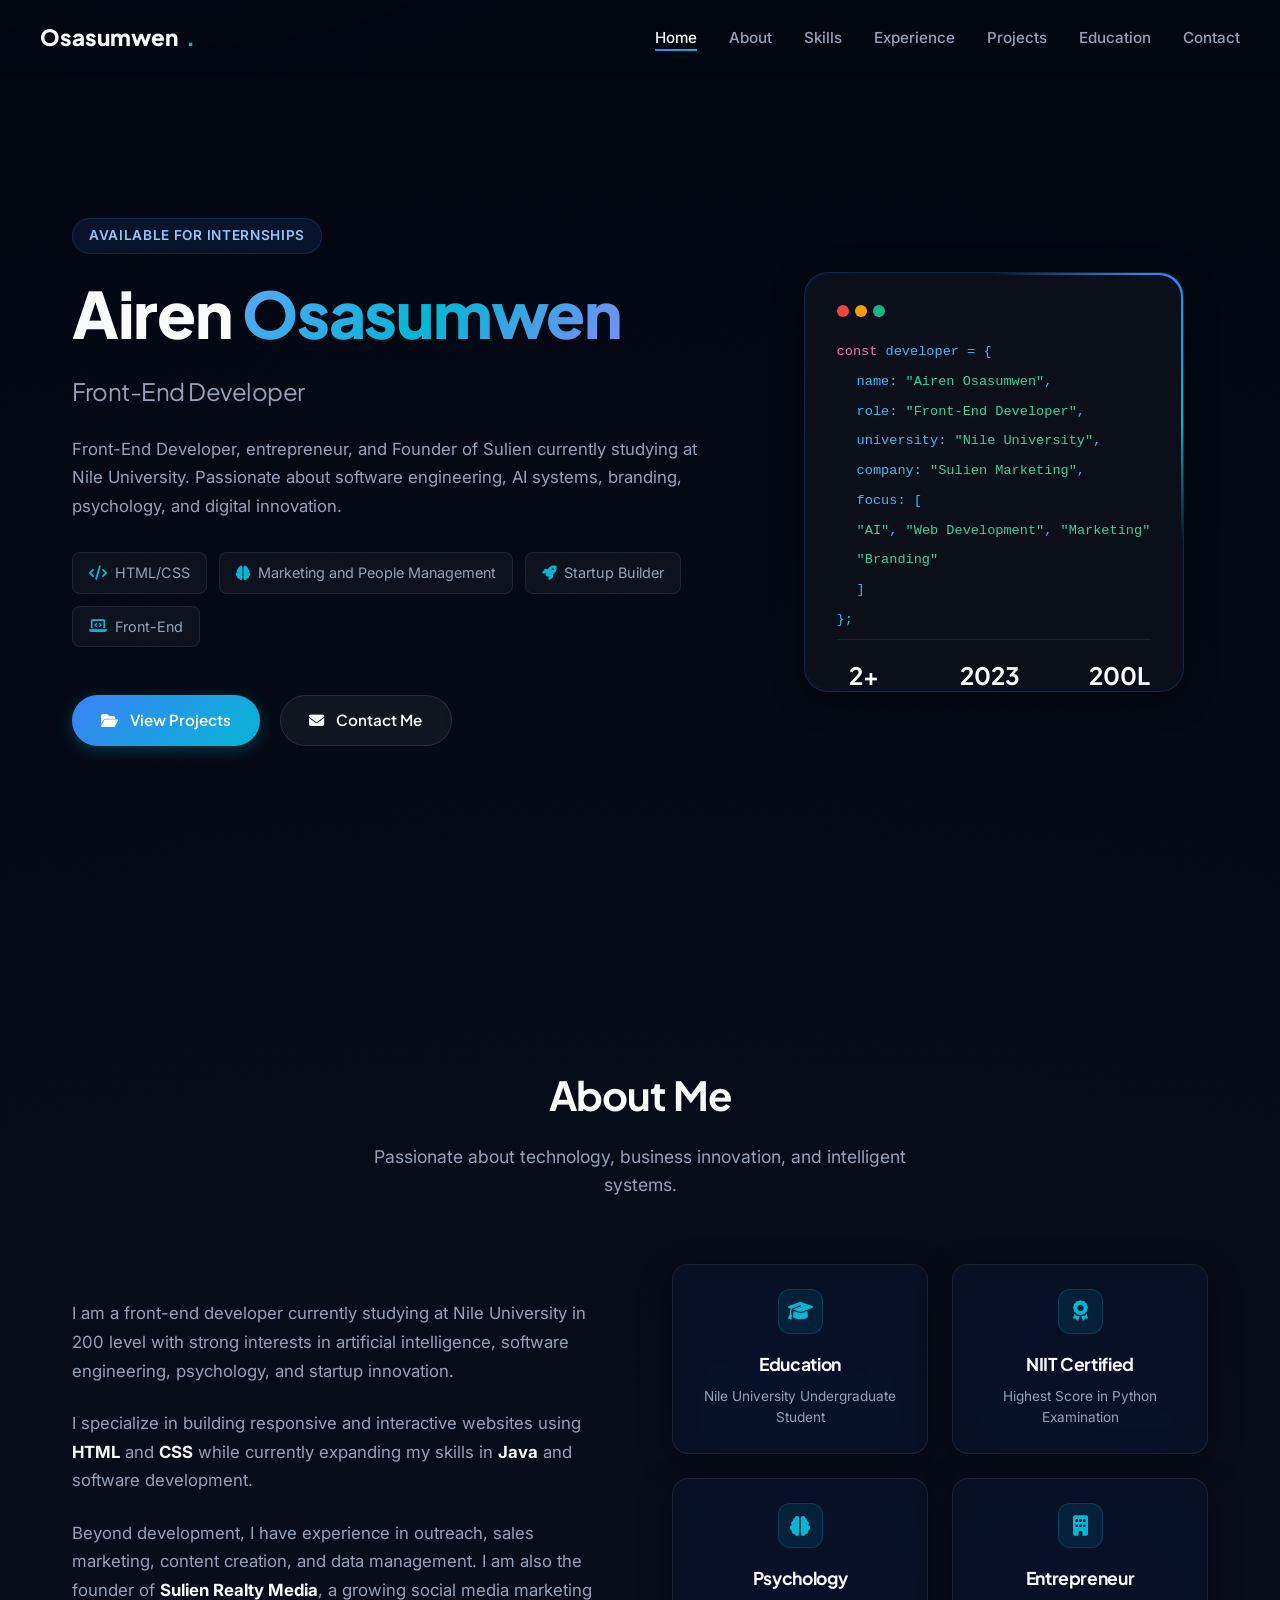
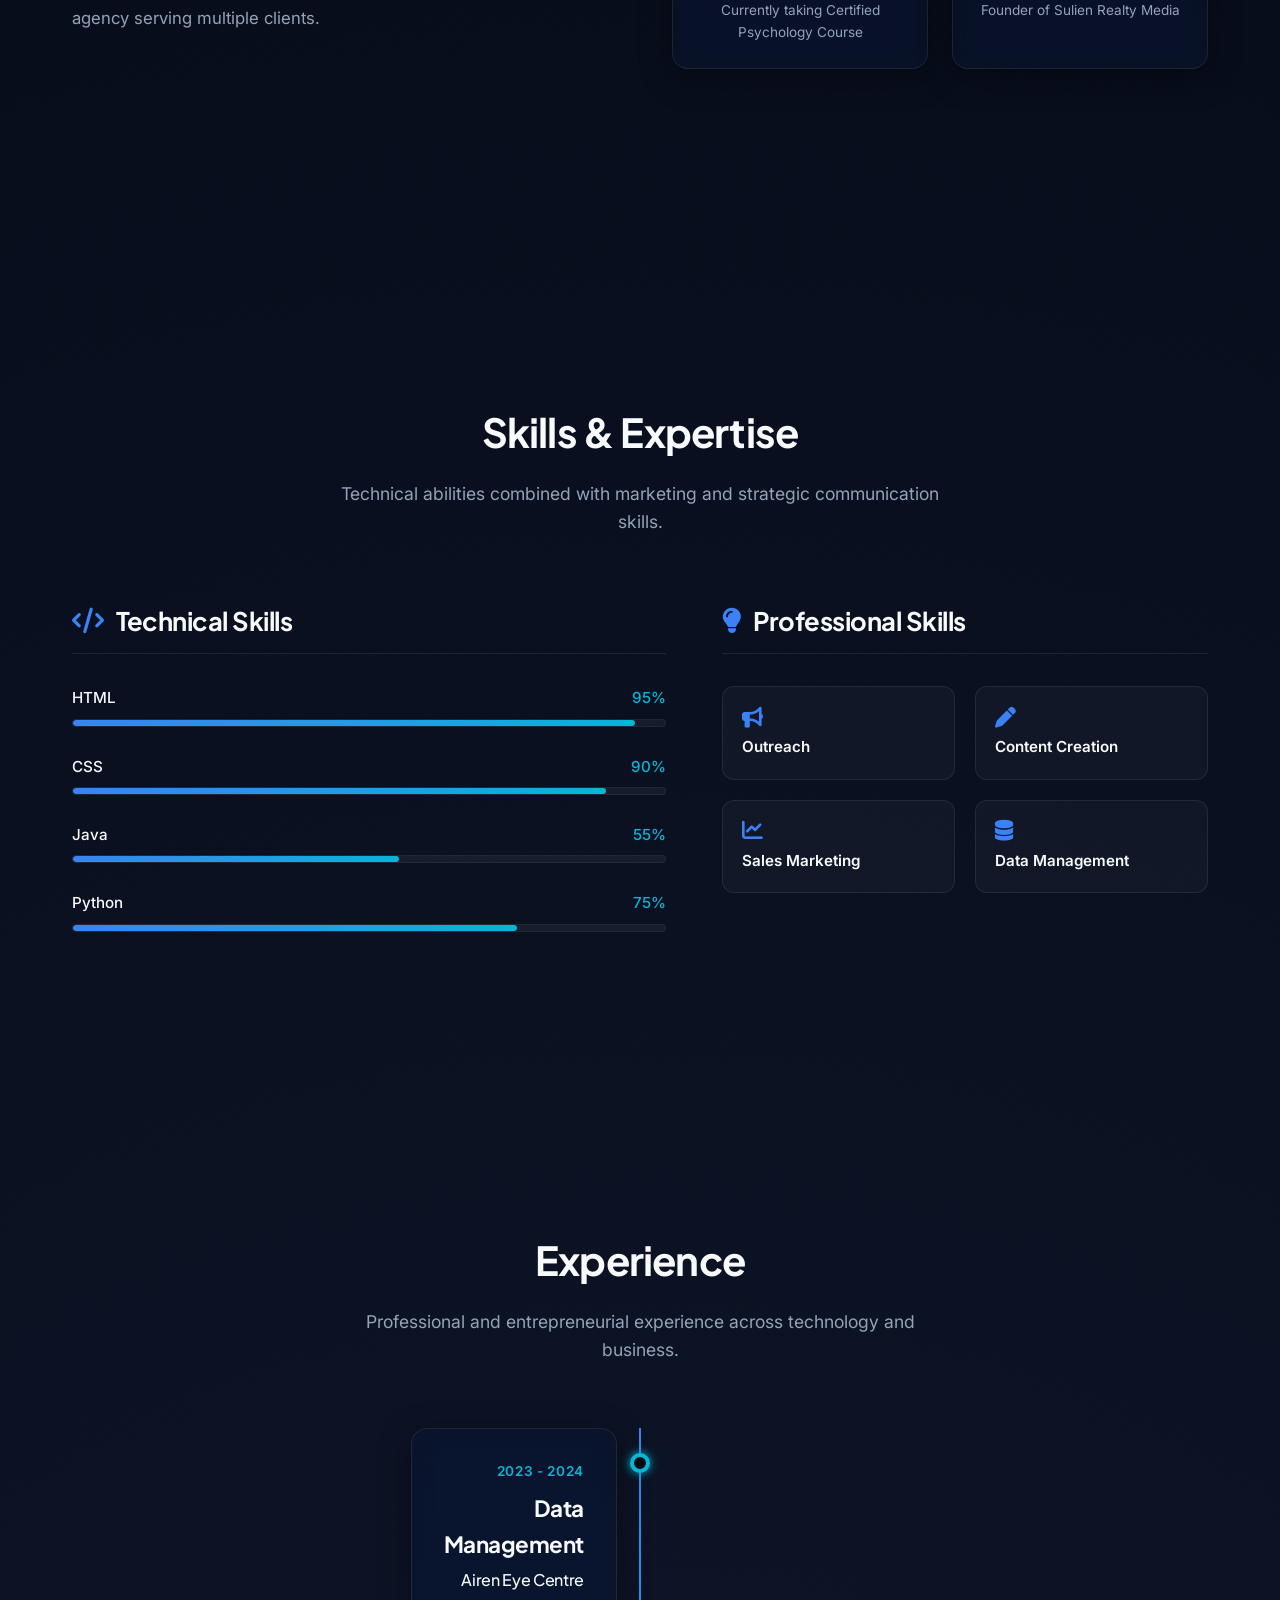
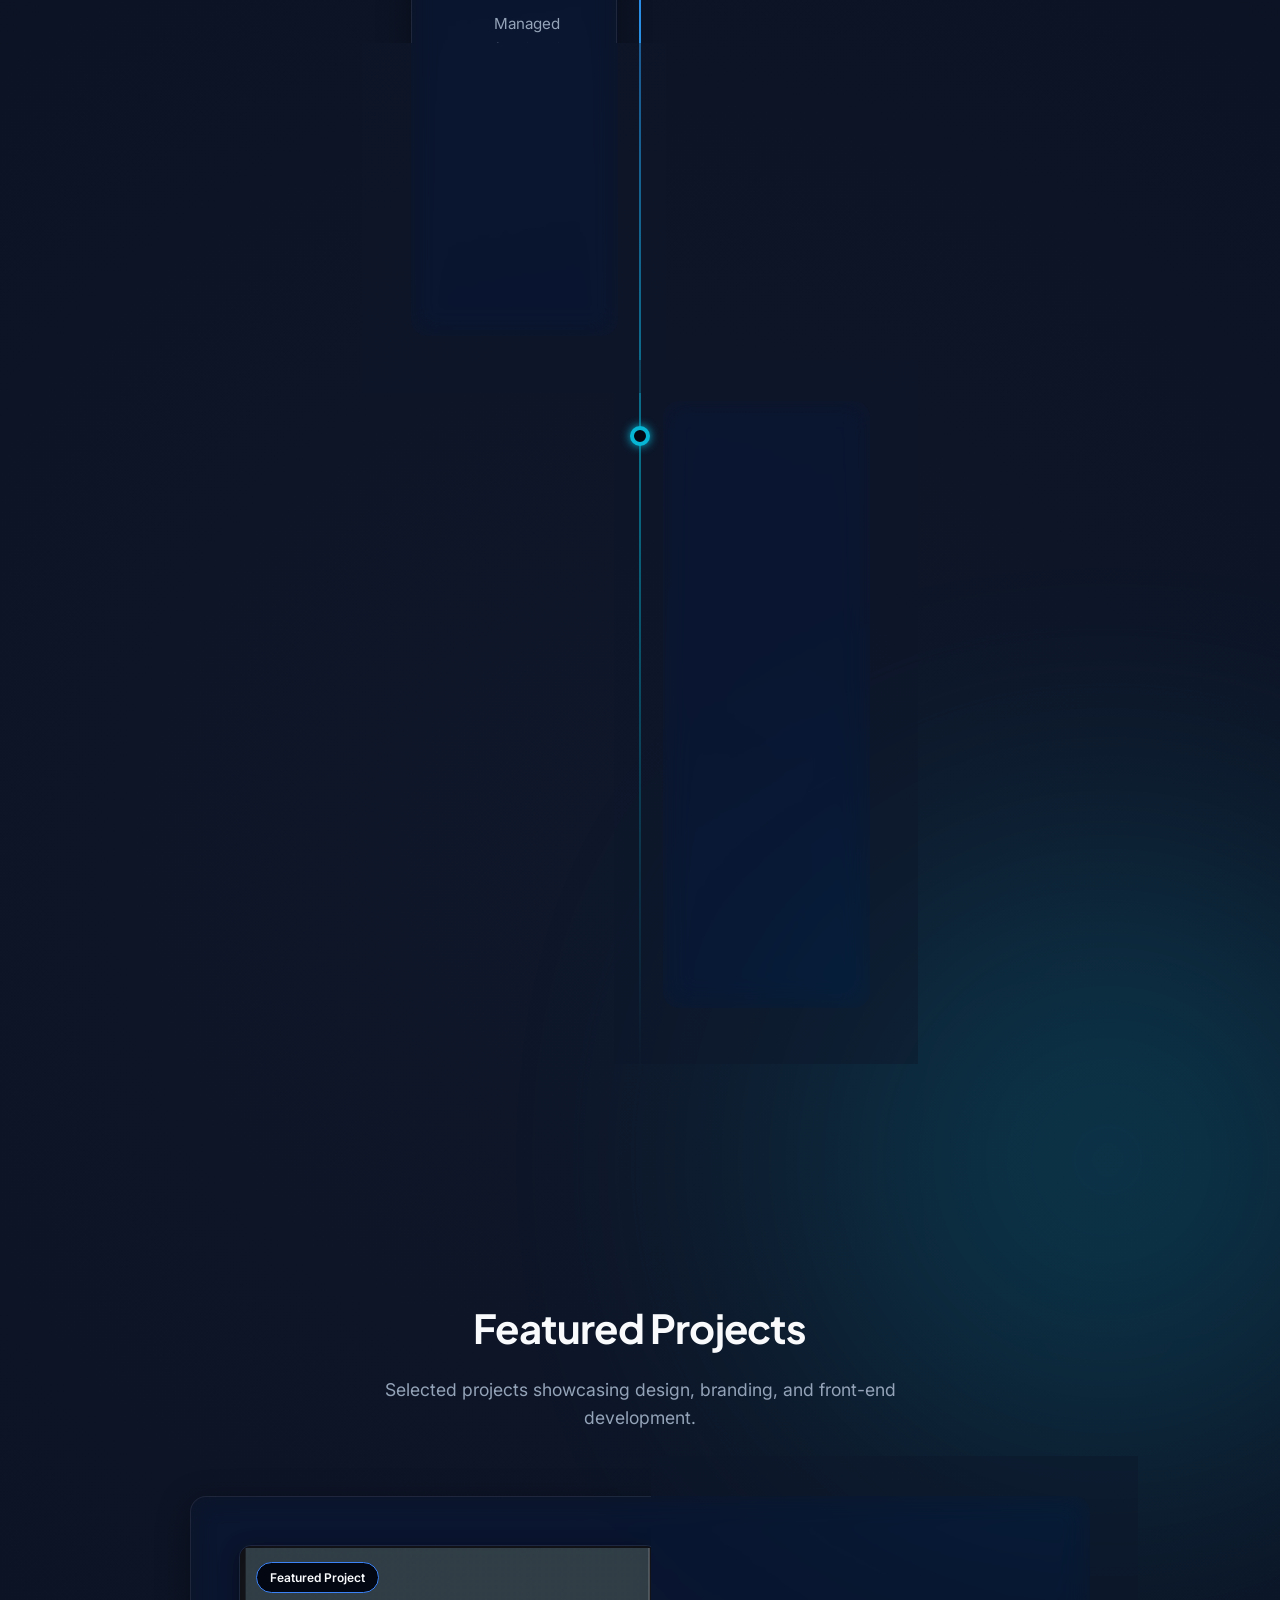
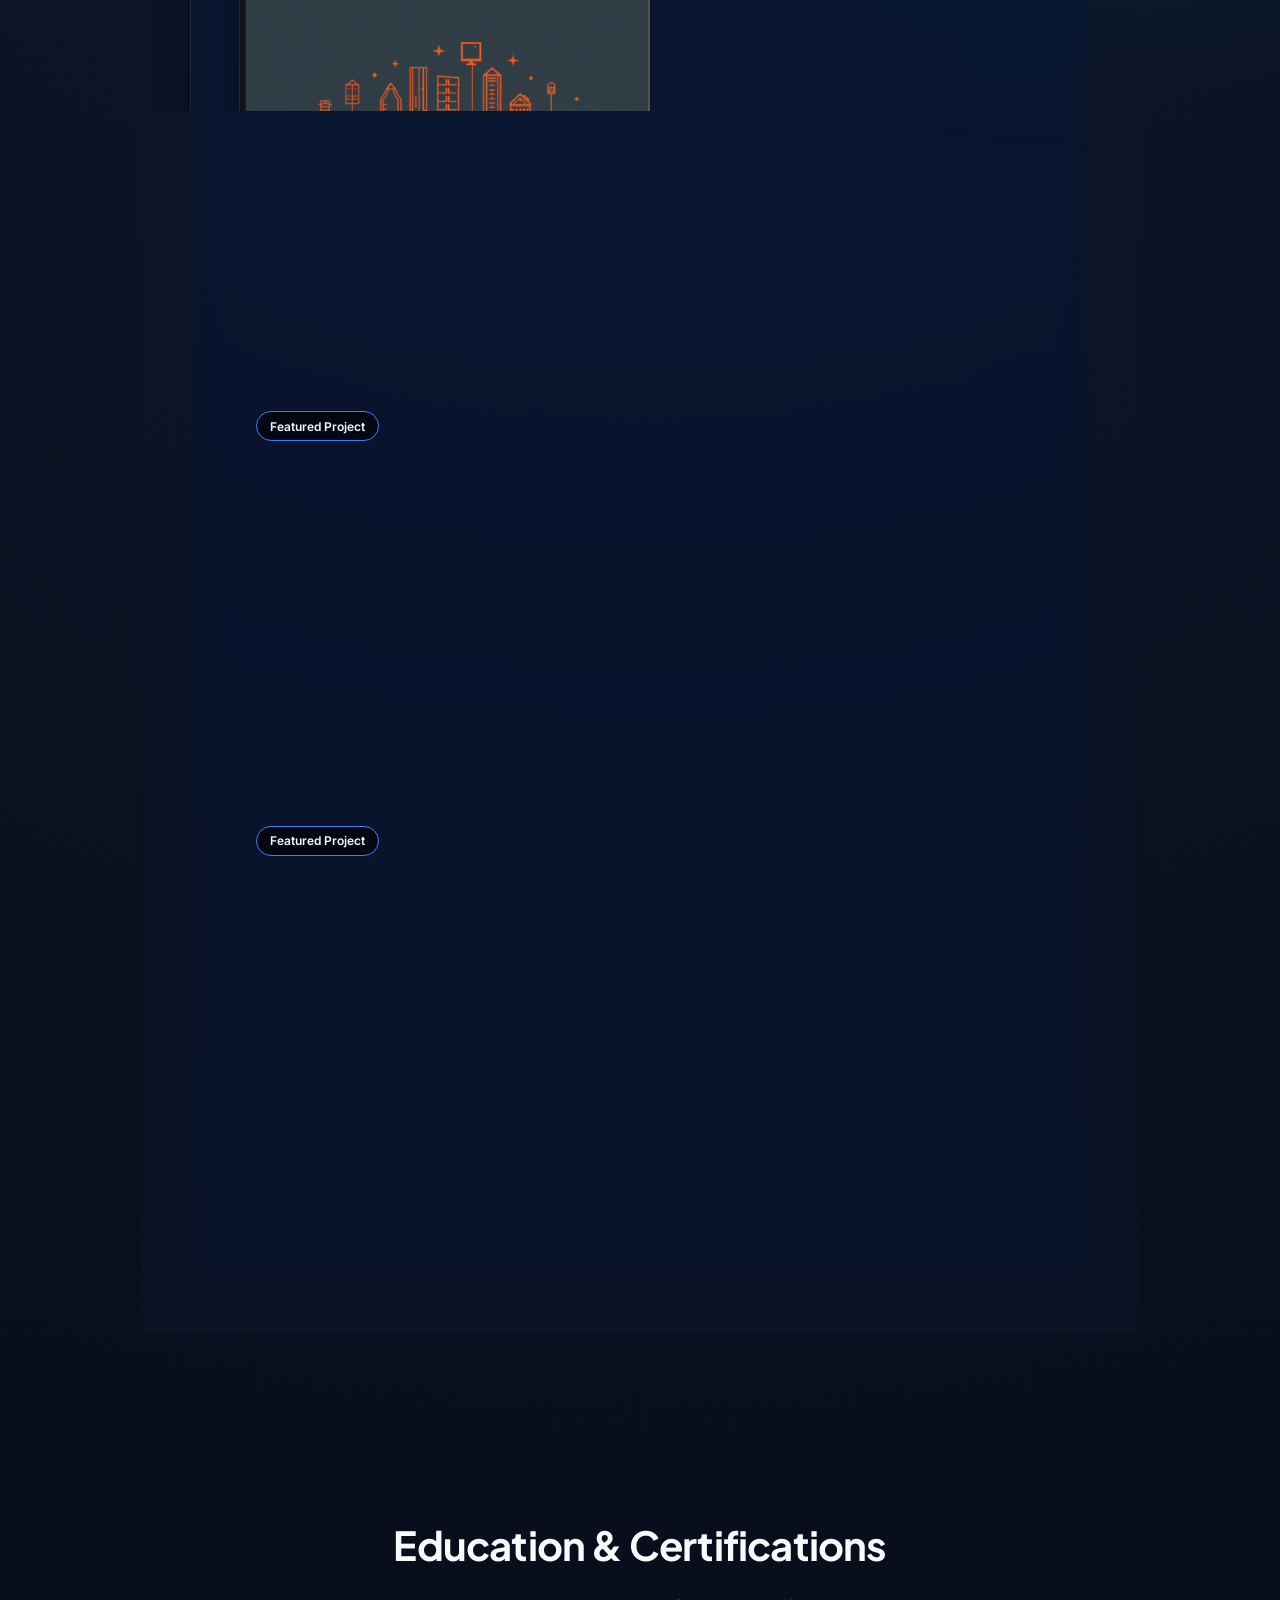
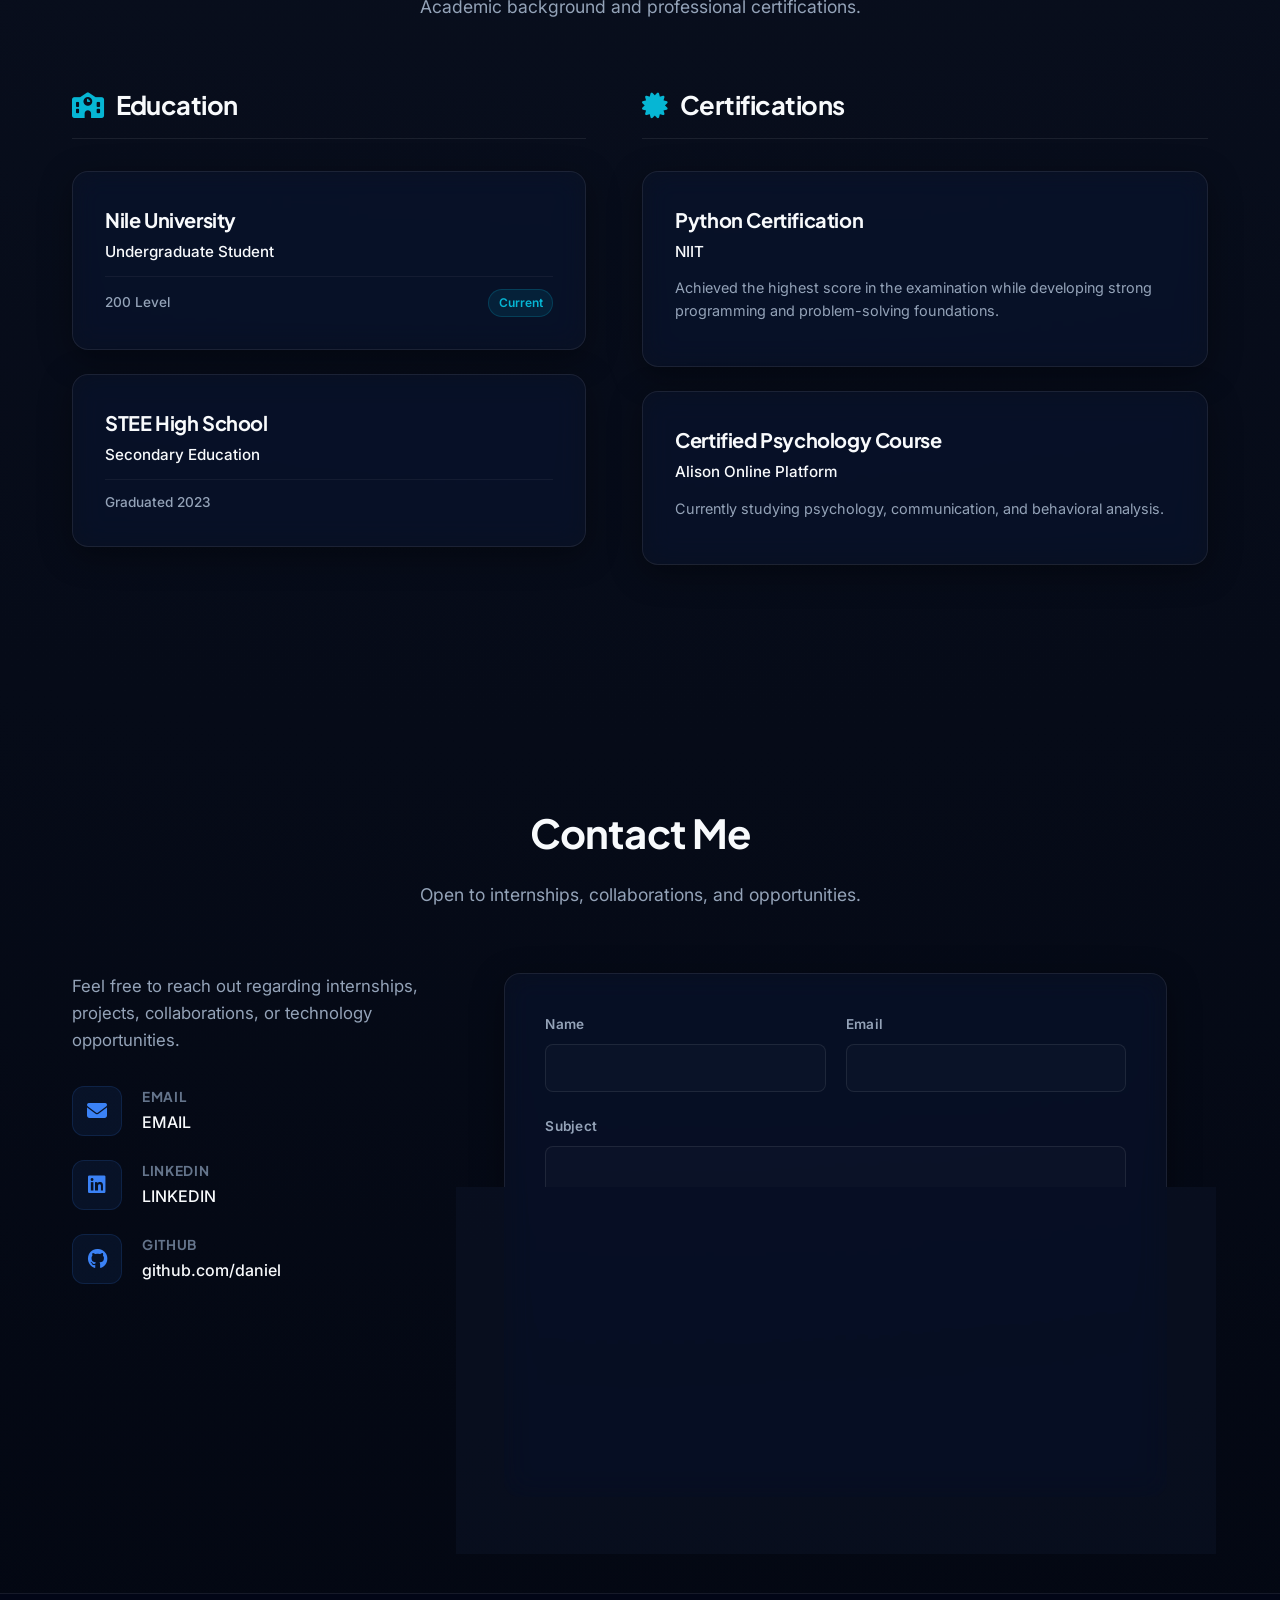
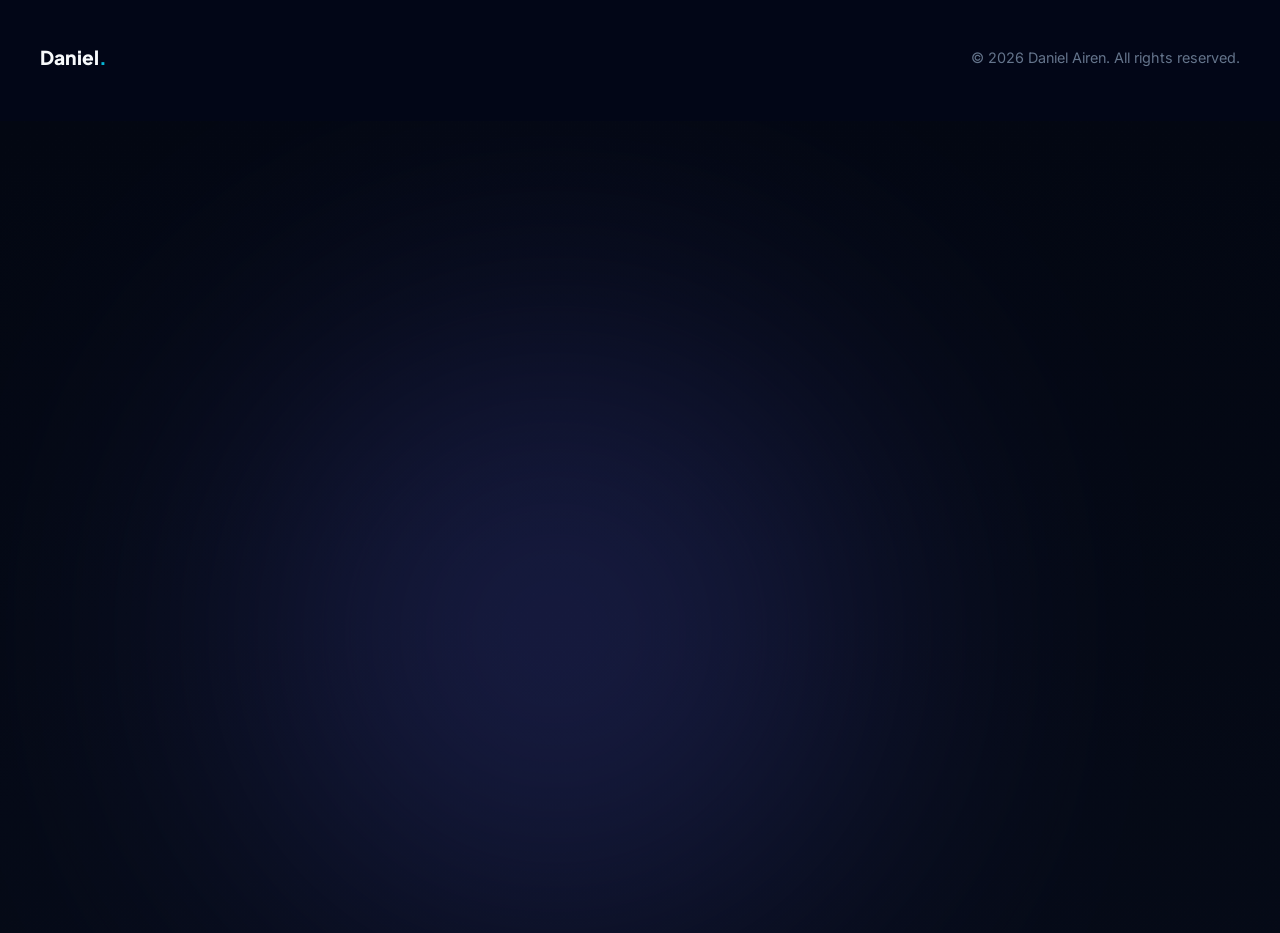
<file: index.html>
<!DOCTYPE html>
<html lang="en">

<head>
    <meta charset="UTF-8" />
    <meta name="viewport" content="width=device-width, initial-scale=1.0" />
    <title> Airen Osasumwen | Portfolio</title>

    <!-- CSS -->
    <link rel="stylesheet" href="style.css" />

    <!-- Font Awesome -->
    <link rel="stylesheet" href="https://cdnjs.cloudflare.com/ajax/libs/font-awesome/6.5.1/css/all.min.css" />
</head>

<body>

    <!-- Ambient Glow Effects -->
    <div class="ambient-glow glow-1"></div>
    <div class="ambient-glow glow-2"></div>
    <div class="ambient-glow glow-3"></div>

    <!-- NAVBAR -->
    <nav class="navbar">
        <div class="nav-container">

            <a href="#" class="nav-logo">
                Osasumwen<span>.</span>
            </a>

            <ul class="nav-menu">
                <li class="nav-item active"><a href="#hero">Home</a></li>
                <li class="nav-item"><a href="#about">About</a></li>
                <li class="nav-item"><a href="#skills">Skills</a></li>
                <li class="nav-item"><a href="#experience">Experience</a></li>
                <li class="nav-item"><a href="#projects">Projects</a></li>
                <li class="nav-item"><a href="#education">Education</a></li>
                <li class="nav-item"><a href="#contact">Contact</a></li>
            </ul>

            <button class="nav-toggle">
                <i class="fas fa-bars"></i>
            </button>

        </div>
    </nav>

    <!-- HERO SECTION -->
    <section id="hero">

        <div class="hero-content fade-in-up">

            <div class="hero-badge">
                Available for Internships
            </div>

            <h1 class="hero-title">
                Airen <span class="gradient-text">Osasumwen</span>
            </h1>

            <h2 class="hero-subtitle">
                <span class="typing-text"></span>
            </h2>

            <p class="about-para">
                Front-End Developer, entrepreneur, and Founder of Sulien currently studying at Nile University.
                Passionate about software engineering, AI systems, branding, psychology, and digital innovation.
            </p>

            <div class="hero-pills">

                <div class="hero-pill">
                    <i class="fas fa-code"></i>
                    HTML/CSS
                </div>

                <div class="hero-pill">
                    <i class="fas fa-brain"></i>
                    Marketing and People Management
                </div>

                <div class="hero-pill">
                    <i class="fas fa-rocket"></i>
                    Startup Builder
                </div>

                <div class="hero-pill">
                    <i class="fas fa-laptop-code"></i>
                    Front-End
                </div>

            </div>

            <div class="hero-actions">

                <a href="#projects" class="btn btn-primary">
                    <i class="fas fa-folder-open"></i>
                    View Projects
                </a>

                <a href="#contact" class="btn btn-secondary">
                    <i class="fas fa-envelope"></i>
                    Contact Me
                </a>

            </div>

        </div>

        <!-- HERO VISUAL -->
        <div class="hero-visual fade-in-up">

            <div class="hero-glow-card">

                <div class="card-header-circles">
                    <div class="card-circle circle-red"></div>
                    <div class="card-circle circle-yellow"></div>
                    <div class="card-circle circle-green"></div>
                </div>

                <div class="card-code">

                    <div class="code-line">
                        <span class="code-keyword">const</span> developer = {
                    </div>

                    <div class="code-line code-indent">
                        name: <span class="code-string">"Airen Osasumwen"</span>,
                    </div>

                    <div class="code-line code-indent">
                        role: <span class="code-string">"Front-End Developer"</span>,
                    </div>

                    <div class="code-line code-indent">
                        university: <span class="code-string">"Nile University"</span>,
                    </div>

                    <div class="code-line code-indent">
                        company: <span class="code-string">"Sulien Marketing"</span>,
                    </div>

                    <div class="code-line code-indent">
                        focus: [
                    </div>

                    <div class="code-line code-indent">
                        <span class="code-string">"AI"</span>,
                        <span class="code-string">"Web Development"</span>,
                        <span class="code-string">"Marketing"</span>
                    </div>

                    <div class="code-line code-indent">
                        <span class="code-string">"Branding"</span>
                    </div>

                    <div class="code-line code-indent">
                        ]
                    </div>

                    <div class="code-line">
                        };
                    </div>

                </div>

                <div class="card-footer-info">

                    <div class="card-stat">
                        <div class="card-stat-num">2+</div>
                        <div class="card-stat-label">Clients</div>
                    </div>

                    <div class="card-stat">
                        <div class="card-stat-num">2023</div>
                        <div class="card-stat-label">Graduate</div>
                    </div>

                    <div class="card-stat">
                        <div class="card-stat-num">200L</div>
                        <div class="card-stat-label">Student</div>
                    </div>

                </div>

            </div>

        </div>

    </section>

    <!-- ABOUT -->
    <section id="about">

        <div class="section-header fade-in-up">
            <h2>About Me</h2>
            <p>
                Passionate about technology, business innovation, and intelligent systems.
            </p>
        </div>

        <div class="about-grid">

            <div class="about-details fade-in-up">

                <p class="about-para">
                    I am a front-end developer currently studying at Nile University in 200 level with strong interests
                    in artificial intelligence, software engineering, psychology, and startup innovation.
                </p>

                <p class="about-para">
                    I specialize in building responsive and interactive websites using <strong>HTML</strong> and
                    <strong>CSS</strong> while currently expanding my skills in <strong>Java</strong> and software
                    development.
                </p>

                <p class="about-para">
                    Beyond development, I have experience in outreach, sales marketing, content creation, and data
                    management. I am also the founder of <strong>Sulien Realty Media</strong>, a growing social media
                    marketing agency serving multiple clients.
                </p>

            </div>

            <div class="about-highlights fade-in-up">

                <div class="highlight-box glass-card">
                    <div class="highlight-icon">
                        <i class="fas fa-graduation-cap"></i>
                    </div>
                    <h4>Education</h4>
                    <p>Nile University Undergraduate Student</p>
                </div>

                <div class="highlight-box glass-card">
                    <div class="highlight-icon">
                        <i class="fas fa-award"></i>
                    </div>
                    <h4>NIIT Certified</h4>
                    <p>Highest Score in Python Examination</p>
                </div>

                <div class="highlight-box glass-card">
                    <div class="highlight-icon">
                        <i class="fas fa-brain"></i>
                    </div>
                    <h4>Psychology</h4>
                    <p>Currently taking Certified Psychology Course</p>
                </div>

                <div class="highlight-box glass-card">
                    <div class="highlight-icon">
                        <i class="fas fa-building"></i>
                    </div>
                    <h4>Entrepreneur</h4>
                    <p>Founder of Sulien Realty Media</p>
                </div>

            </div>

        </div>

    </section>

    <!-- SKILLS -->
    <section id="skills">

        <div class="section-header fade-in-up">
            <h2>Skills & Expertise</h2>
            <p>
                Technical abilities combined with marketing and strategic communication skills.
            </p>
        </div>

        <div class="skills-grid">

            <div class="skills-col fade-in-up">

                <h3>
                    <i class="fas fa-code"></i>
                    Technical Skills
                </h3>

                <div class="tech-skills-list">

                    <div class="skill-item">
                        <div class="skill-info">
                            <span class="skill-name">HTML</span>
                            <span class="skill-pct">95%</span>
                        </div>

                        <div class="skill-bar-bg">
                            <div class="skill-bar-fill" data-width="95%"></div>
                        </div>
                    </div>

                    <div class="skill-item">
                        <div class="skill-info">
                            <span class="skill-name">CSS</span>
                            <span class="skill-pct">90%</span>
                        </div>

                        <div class="skill-bar-bg">
                            <div class="skill-bar-fill" data-width="90%"></div>
                        </div>
                    </div>

                    <div class="skill-item">
                        <div class="skill-info">
                            <span class="skill-name">Java</span>
                            <span class="skill-pct">55%</span>
                        </div>

                        <div class="skill-bar-bg">
                            <div class="skill-bar-fill" data-width="55%"></div>
                        </div>
                    </div>

                    <div class="skill-item">
                        <div class="skill-info">
                            <span class="skill-name">Python</span>
                            <span class="skill-pct">75%</span>
                        </div>

                        <div class="skill-bar-bg">
                            <div class="skill-bar-fill" data-width="75%"></div>
                        </div>
                    </div>

                </div>

            </div>

            <div class="skills-col fade-in-up">

                <h3>
                    <i class="fas fa-lightbulb"></i>
                    Professional Skills
                </h3>

                <div class="prof-skills-grid">

                    <div class="prof-skill-tag">
                        <i class="fas fa-bullhorn"></i>
                        <span>Outreach</span>
                    </div>

                    <div class="prof-skill-tag">
                        <i class="fas fa-pen"></i>
                        <span>Content Creation</span>
                    </div>

                    <div class="prof-skill-tag">
                        <i class="fas fa-chart-line"></i>
                        <span>Sales Marketing</span>
                    </div>

                    <div class="prof-skill-tag">
                        <i class="fas fa-database"></i>
                        <span>Data Management</span>
                    </div>

                </div>

            </div>

        </div>

    </section>

    <!-- EXPERIENCE -->
    <section id="experience">

        <div class="section-header fade-in-up">
            <h2>Experience</h2>
            <p>
                Professional and entrepreneurial experience across technology and business.
            </p>
        </div>

        <div class="timeline">

            <div class="timeline-item fade-in-up">

                <div class="timeline-dot"></div>

                <div class="timeline-content glass-card">

                    <span class="timeline-date">2023 - 2024</span>

                    <h3 class="timeline-role">
                        Data Management
                    </h3>

                    <h4 class="timeline-company">
                        Airen Eye Centre
                    </h4>

                    <ul class="timeline-desc">
                        <li>Managed operational and client-related data</li>
                        <li>Maintained organized digital records</li>
                        <li>Assisted administrative workflow systems</li>
                    </ul>

                </div>

            </div>

            <div class="timeline-item fade-in-up">

                <div class="timeline-dot"></div>

                <div class="timeline-content glass-card">

                    <span class="timeline-date">2025 - Present</span>

                    <h3 class="timeline-role">
                        Founder & Strategist
                    </h3>

                    <h4 class="timeline-company">
                        Sulien Realty Media
                    </h4>

                    <ul class="timeline-desc">
                        <li>Building a growing social media marketing agency</li>
                        <li>Managing multiple clients and branding campaigns</li>
                        <li>Providing outreach and content marketing solutions</li>
                    </ul>

                </div>

            </div>

        </div>

    </section>

    <!-- PROJECTS -->
    <section id="projects">

        <div class="section-header fade-in-up">
            <h2>Featured Projects</h2>
            <p>
                Selected projects showcasing design, branding, and front-end development.
            </p>
        </div>

        <div class="projects-grid">

            <div class="project-card glass-card fade-in-up">

                <div class="project-img-wrapper">

                    <div class="project-badge">
                        Featured Project
                    </div>

                    <a href="https://daniel-gif-dev.github.io/SulienMedia/">
                        <img src="sulienproject.PNG" alt="Sulien Realty Media" class="project-img" />
                    </a>

                </div>

                <div class="project-info">

                    <h3 class="project-title">
                        Sulien Realty Media Website
                    </h3>

                    <p class="project-desc">
                        Designed and developed a modern interactive website for a social media marketing agency focused
                        on branding, responsiveness, and user experience.
                    </p>

                    <ul class="project-features">
                        <li><i class="fas fa-check-circle"></i> Responsive Layout</li>
                        <li><i class="fas fa-check-circle"></i> Modern Interactive UI</li>
                        <li><i class="fas fa-check-circle"></i> Business-Oriented Design</li>
                    </ul>

                    <div class="project-tech">
                        <span class="tech-tag">HTML</span>
                        <span class="tech-tag">CSS</span>
                        <span class="tech-tag">JavaScript</span>
                    </div>

                </div>

                <div class="project-img-wrapper">

                    <div class="project-badge">
                        Featured Project
                    </div>

                    <a href="https://daniel-gif-dev.github.io/Ogiehealth/"> 
                        <img src="Ogieh.PNG" alt="Ogie Health" class="project-img" />
                    </a>

                </div>

                <div class="project-info">

                    <h3 class="project-title">
                        Ogie Health
                    </h3>

                    <p class="project-desc">
                        Designing and developing an intelligent health awareness and outreach platform focused on
                        sickness education,
                        symptom awareness, emergency assistance, and public health accessibility.
                    </p>

                    <ul class="project-features">
                        <li><i class="fas fa-check-circle"></i> Disease & Symptom Dictionary</li>
                        <li><i class="fas fa-check-circle"></i> Emergency Outreach System</li>
                        <li><i class="fas fa-check-circle"></i> Symptom Checker Functionality</li>
                        <li><i class="fas fa-check-circle"></i> Responsive Medical UI Design</li>
                    </ul>

                    <div class="project-tech">
                        <span class="tech-tag">HTML</span>
                        <span class="tech-tag">CSS</span>
                        <span class="tech-tag">JavaScript</span>
                        <span class="tech-tag">JSON</span>
                    </div>

                </div>

                <div class="project-img-wrapper">

                    <div class="project-badge">
                        Featured Project
                    </div>

                    <a href="https://daniel-gif-dev.github.io/my-website/">
                        <img src="SulienOutpour.PNG" alt="Sulien Outpour" class="project-img" />
                    </a>

                </div>

                <div class="project-info">

                    <h3 class="project-title">
                        Sulien Outpour
                    </h3>

                    <p class="project-desc">
                        Designed and developed a creative digital archive dedicated to poetry, reflective writing, and
                        thought-provoking
                        articles, focused on emotional expression, storytelling, and immersive reading experiences.
                    </p>

                    <ul class="project-features">
                        <li><i class="fas fa-check-circle"></i> Poetry & Article Archive</li>
                        <li><i class="fas fa-check-circle"></i> Minimal Elegant Reading UI</li>
                        <li><i class="fas fa-check-circle"></i> Responsive Cross-Device Design</li>
                        <li><i class="fas fa-check-circle"></i> Emotion-Driven Creative Branding</li>
                    </ul>

                    <div class="project-tech">
                        <span class="tech-tag">HTML</span>
                        <span class="tech-tag">CSS</span>
                        <span class="tech-tag">JavaScript</span>
                    </div>

                </div>
            </div>

        </div>

        </div>

        </div>

    </section>

    <!-- EDUCATION -->
    <section id="education">

        <div class="section-header fade-in-up">
            <h2>Education & Certifications</h2>
            <p>
                Academic background and professional certifications.
            </p>
        </div>

        <div class="edu-cert-container">

            <div class="edu-cert-col fade-in-up">

                <h3>
                    <i class="fas fa-school"></i>
                    Education
                </h3>

                <div class="edu-list">

                    <div class="edu-card glass-card">

                        <h4 class="edu-school">
                            Nile University
                        </h4>

                        <p class="edu-degree">
                            Undergraduate Student
                        </p>

                        <div class="edu-meta">
                            <span class="edu-date">200 Level</span>
                            <span class="edu-status">Current</span>
                        </div>

                    </div>

                    <div class="edu-card glass-card">

                        <h4 class="edu-school">
                            STEE High School
                        </h4>

                        <p class="edu-degree">
                            Secondary Education
                        </p>

                        <div class="edu-meta">
                            <span class="edu-date">Graduated 2023</span>
                        </div>

                    </div>

                </div>

            </div>

            <div class="edu-cert-col fade-in-up">

                <h3>
                    <i class="fas fa-certificate"></i>
                    Certifications
                </h3>

                <div class="cert-list">

                    <div class="cert-card glass-card">

                        <h4 class="cert-title">
                            Python Certification
                        </h4>

                        <p class="cert-issuer">
                            NIIT
                        </p>

                        <p class="cert-desc">
                            Achieved the highest score in the examination while developing strong programming and
                            problem-solving foundations.
                        </p>

                    </div>

                    <div class="cert-card glass-card">

                        <h4 class="cert-title">
                            Certified Psychology Course
                        </h4>

                        <p class="cert-issuer">
                            Alison Online Platform
                        </p>

                        <p class="cert-desc">
                            Currently studying psychology, communication, and behavioral analysis.
                        </p>

                    </div>

                </div>

            </div>

        </div>

    </section>

    <!-- CONTACT -->
    <section id="contact">

        <div class="section-header fade-in-up">
            <h2>Contact Me</h2>
            <p>
                Open to internships, collaborations, and opportunities.
            </p>
        </div>

        <div class="contact-container">

            <div class="contact-info-panel fade-in-up">

                <p class="contact-intro">
                    Feel free to reach out regarding internships, projects, collaborations, or technology opportunities.
                </p>

                <div class="contact-details-list">

                    <div class="contact-detail-item">
                        <div class="contact-icon">
                            <i class="fas fa-envelope"></i>
                        </div>

                        <div class="contact-text">
                            <h4>Email</h4>
                            <a href="osasairen35@gmail.com">EMAIL</a>
                        </div>
                    </div>

                    <div class="contact-detail-item">
                        <div class="contact-icon">
                            <i class="fab fa-linkedin"></i>
                        </div>

                        <div class="contact-text">
                            <h4>LinkedIn</h4>
                            <a href="www.linkedin.com/in/sulienairen">LINKEDIN</a>
                        </div>
                    </div>

                    <div class="contact-detail-item">
                        <div class="contact-icon">
                            <i class="fab fa-github"></i>
                        </div>

                        <div class="contact-text">
                            <h4>GitHub</h4>
                            <a href="#">github.com/daniel</a>
                        </div>
                    </div>

                </div>

            </div>

            <!-- CONTACT FORM -->
            <form class="contact-form glass-card fade-in-up">

                <div class="form-group-row">

                    <div class="form-group">
                        <label class="form-label">Name</label>
                        <input type="text" id="name" class="form-input" />
                    </div>

                    <div class="form-group">
                        <label class="form-label">Email</label>
                        <input type="email" id="email" class="form-input" />
                    </div>

                </div>

                <div class="form-group">
                    <label class="form-label">Subject</label>
                    <input type="text" id="subject" class="form-input" />
                </div>

                <div class="form-group">
                    <label class="form-label">Message</label>
                    <textarea id="message" class="form-input"></textarea>
                </div>

                <button type="submit" class="btn btn-primary">
                    <i class="fas fa-paper-plane"></i>
                    Send Message
                </button>

                <div class="form-status"></div>

            </form>

        </div>

    </section>

    <!-- FOOTER -->
    <footer class="footer">

        <div class="footer-container">

            <a href="#" class="footer-logo">
                Daniel<span>.</span>
            </a>

            <p class="footer-copy">
                © 2026 Daniel Airen. All rights reserved.
            </p>

        </div>

    </footer>

    <!-- JavaScript -->
    <script src="script.js"></script>

</body>

</html>
</file>
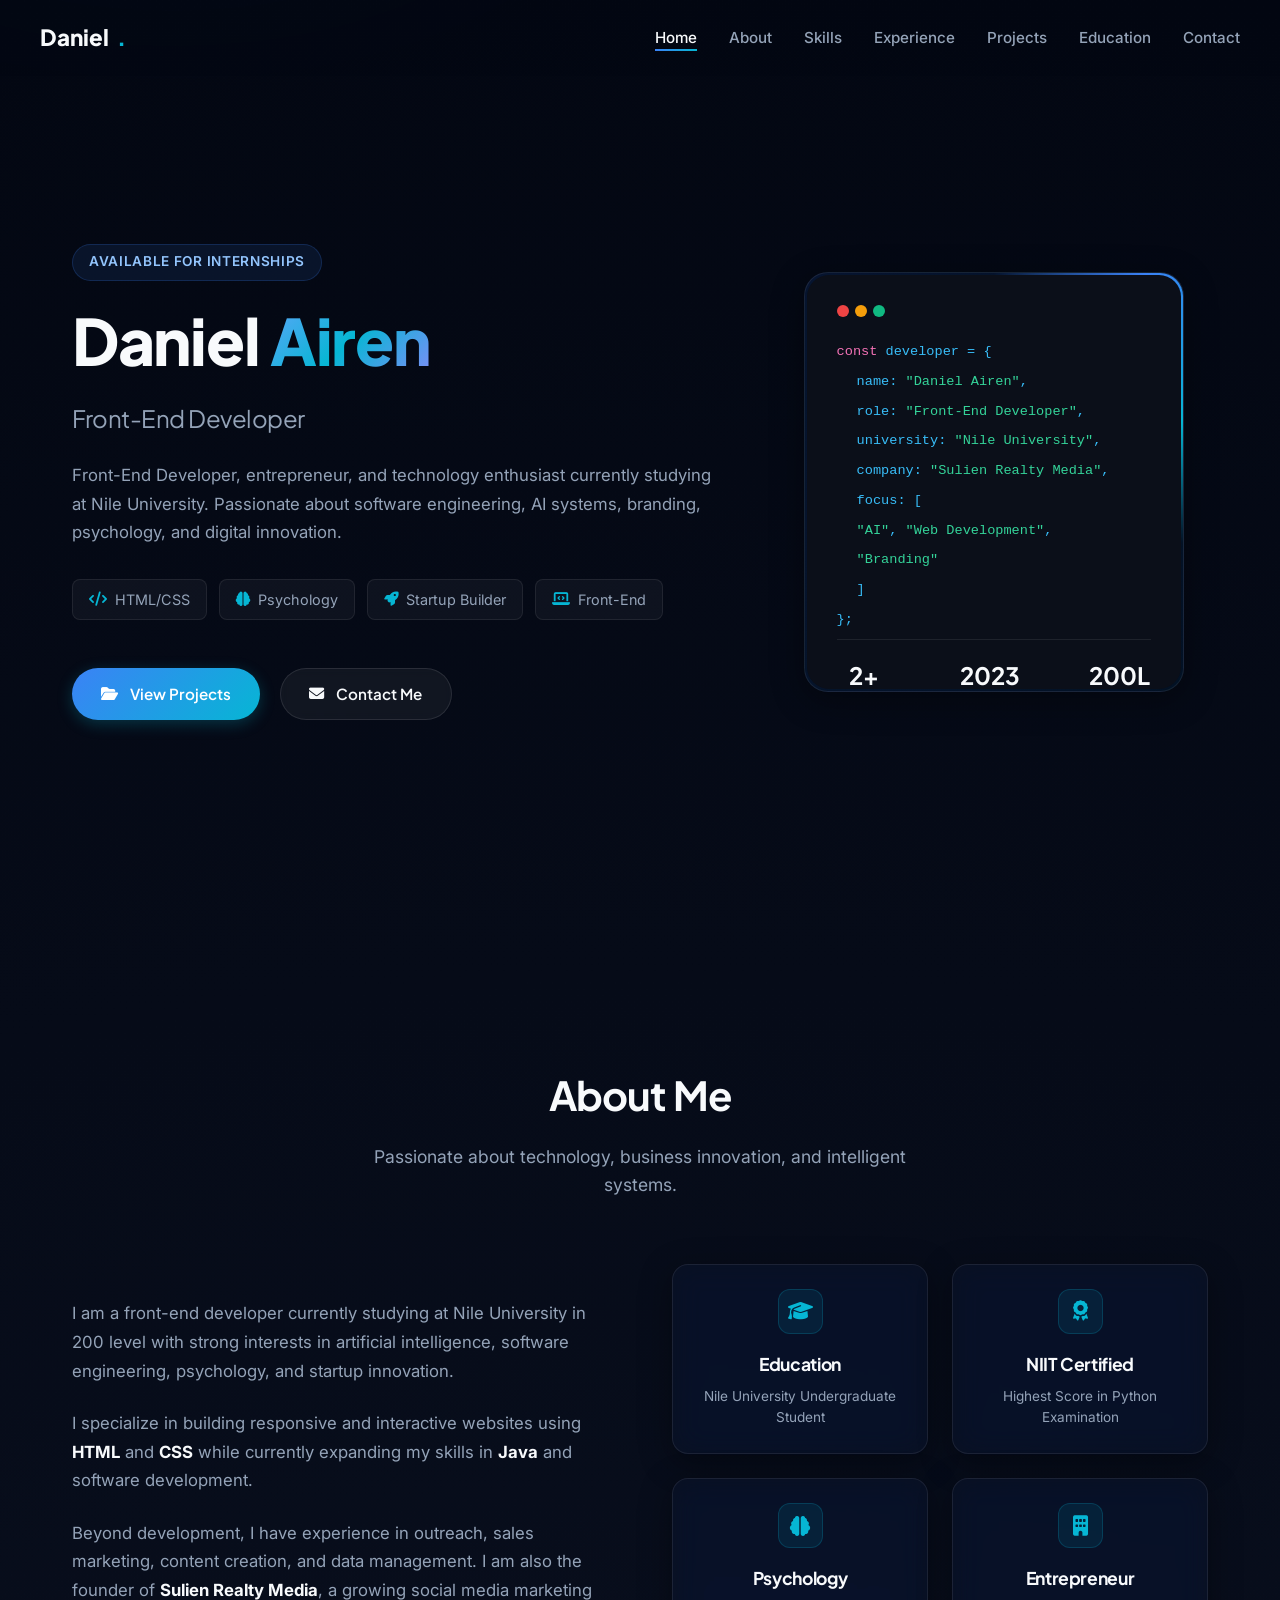
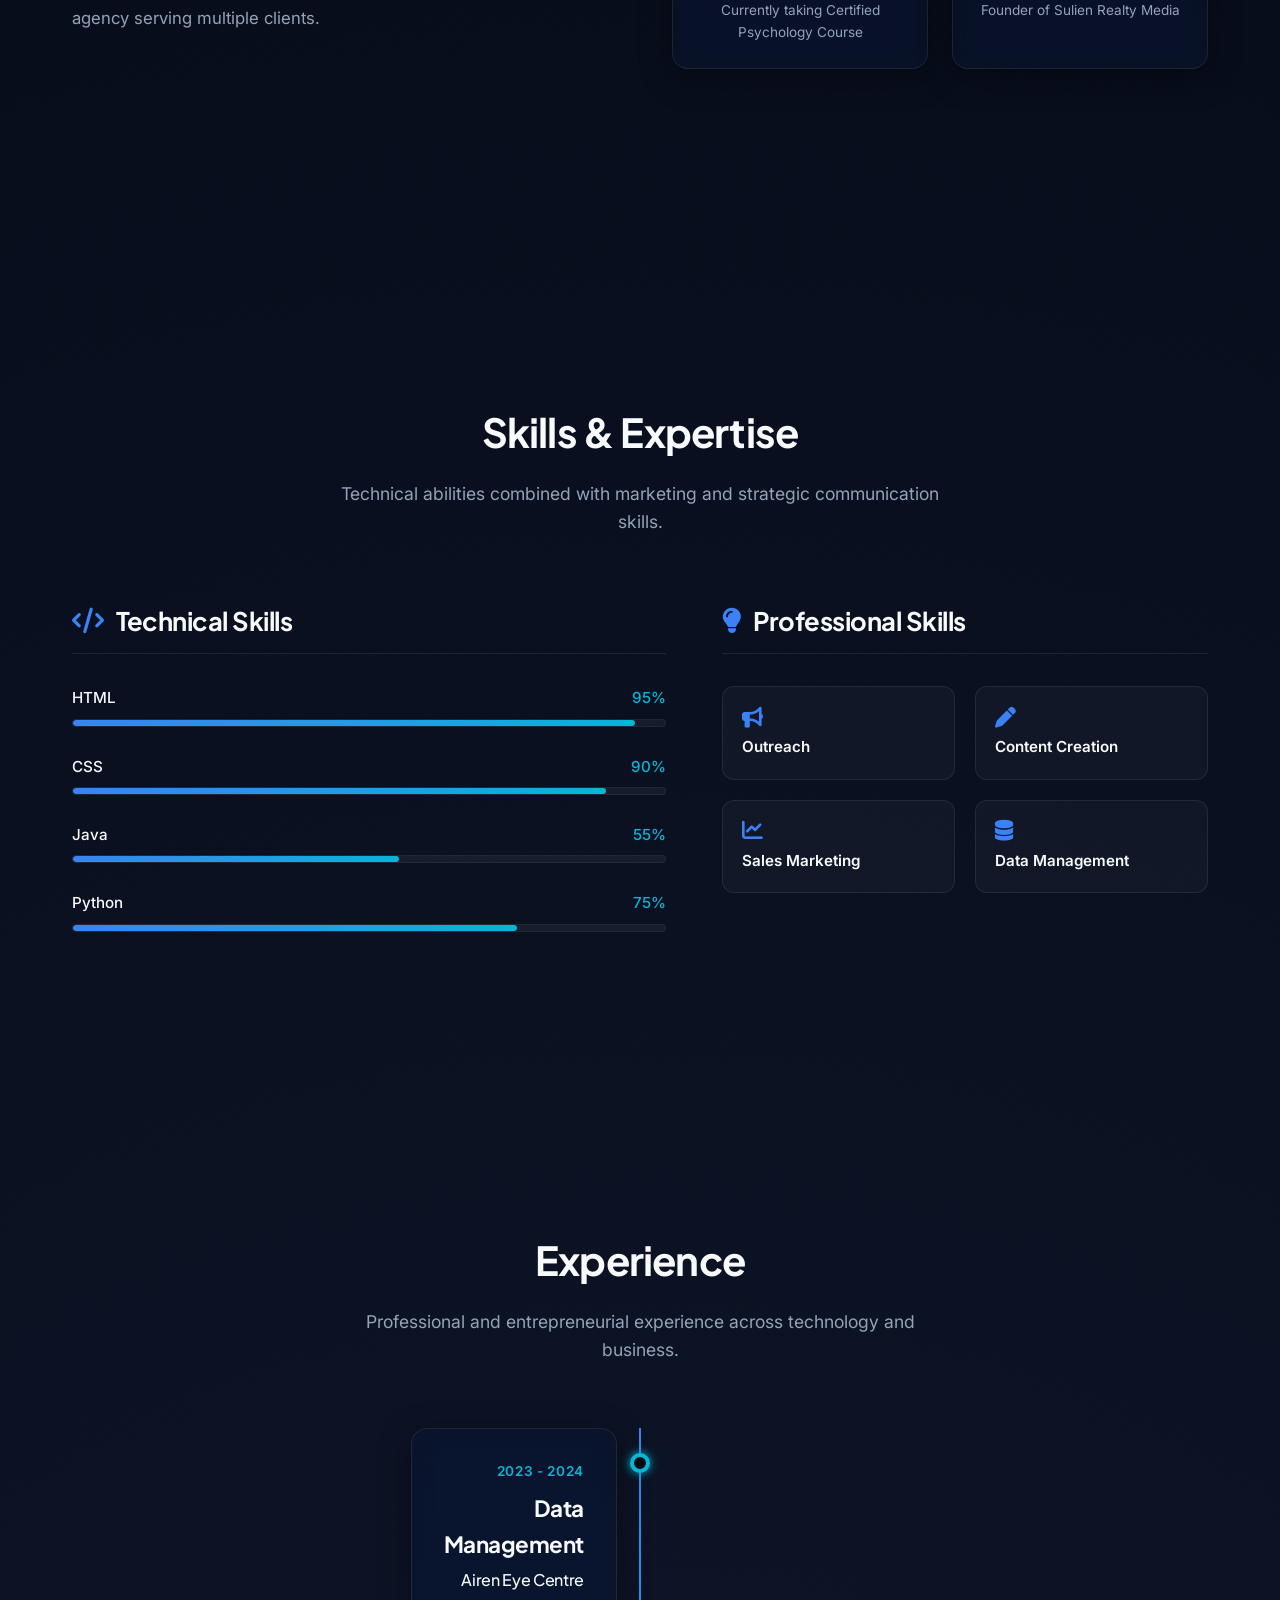
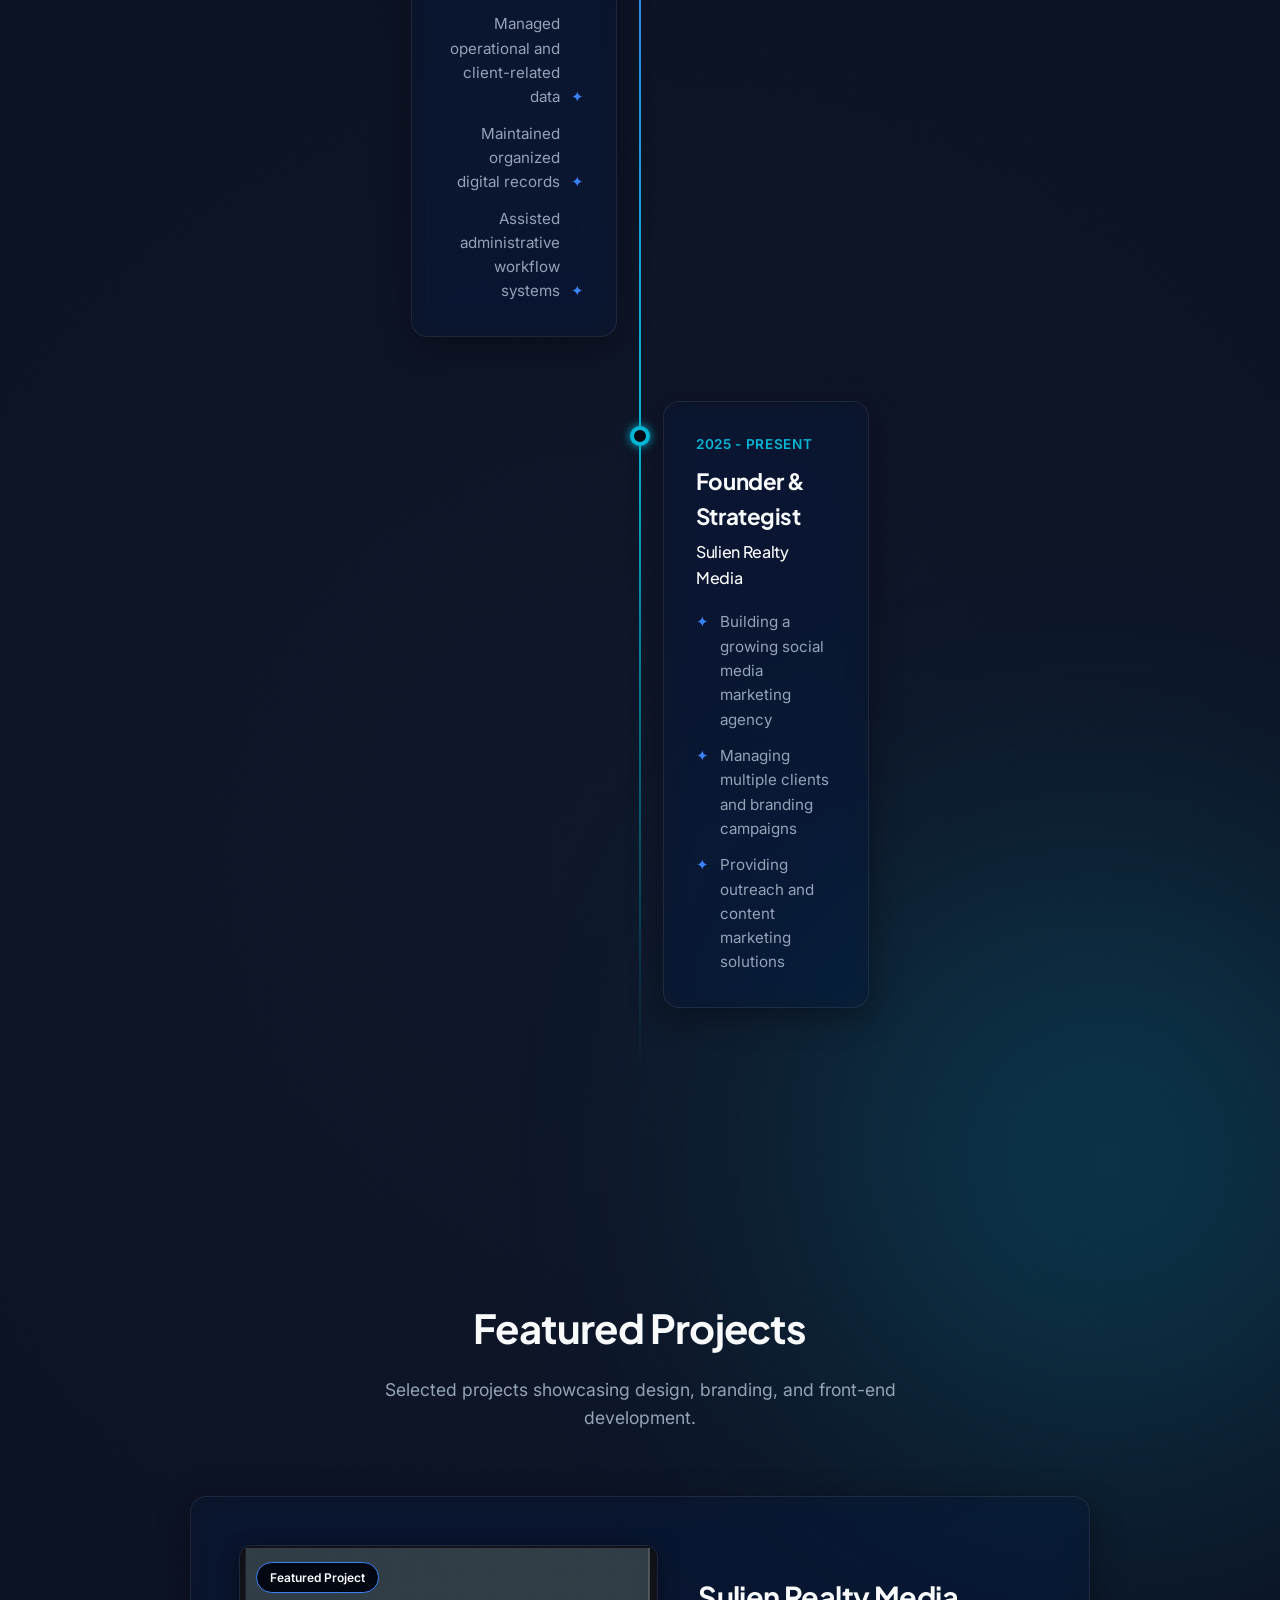
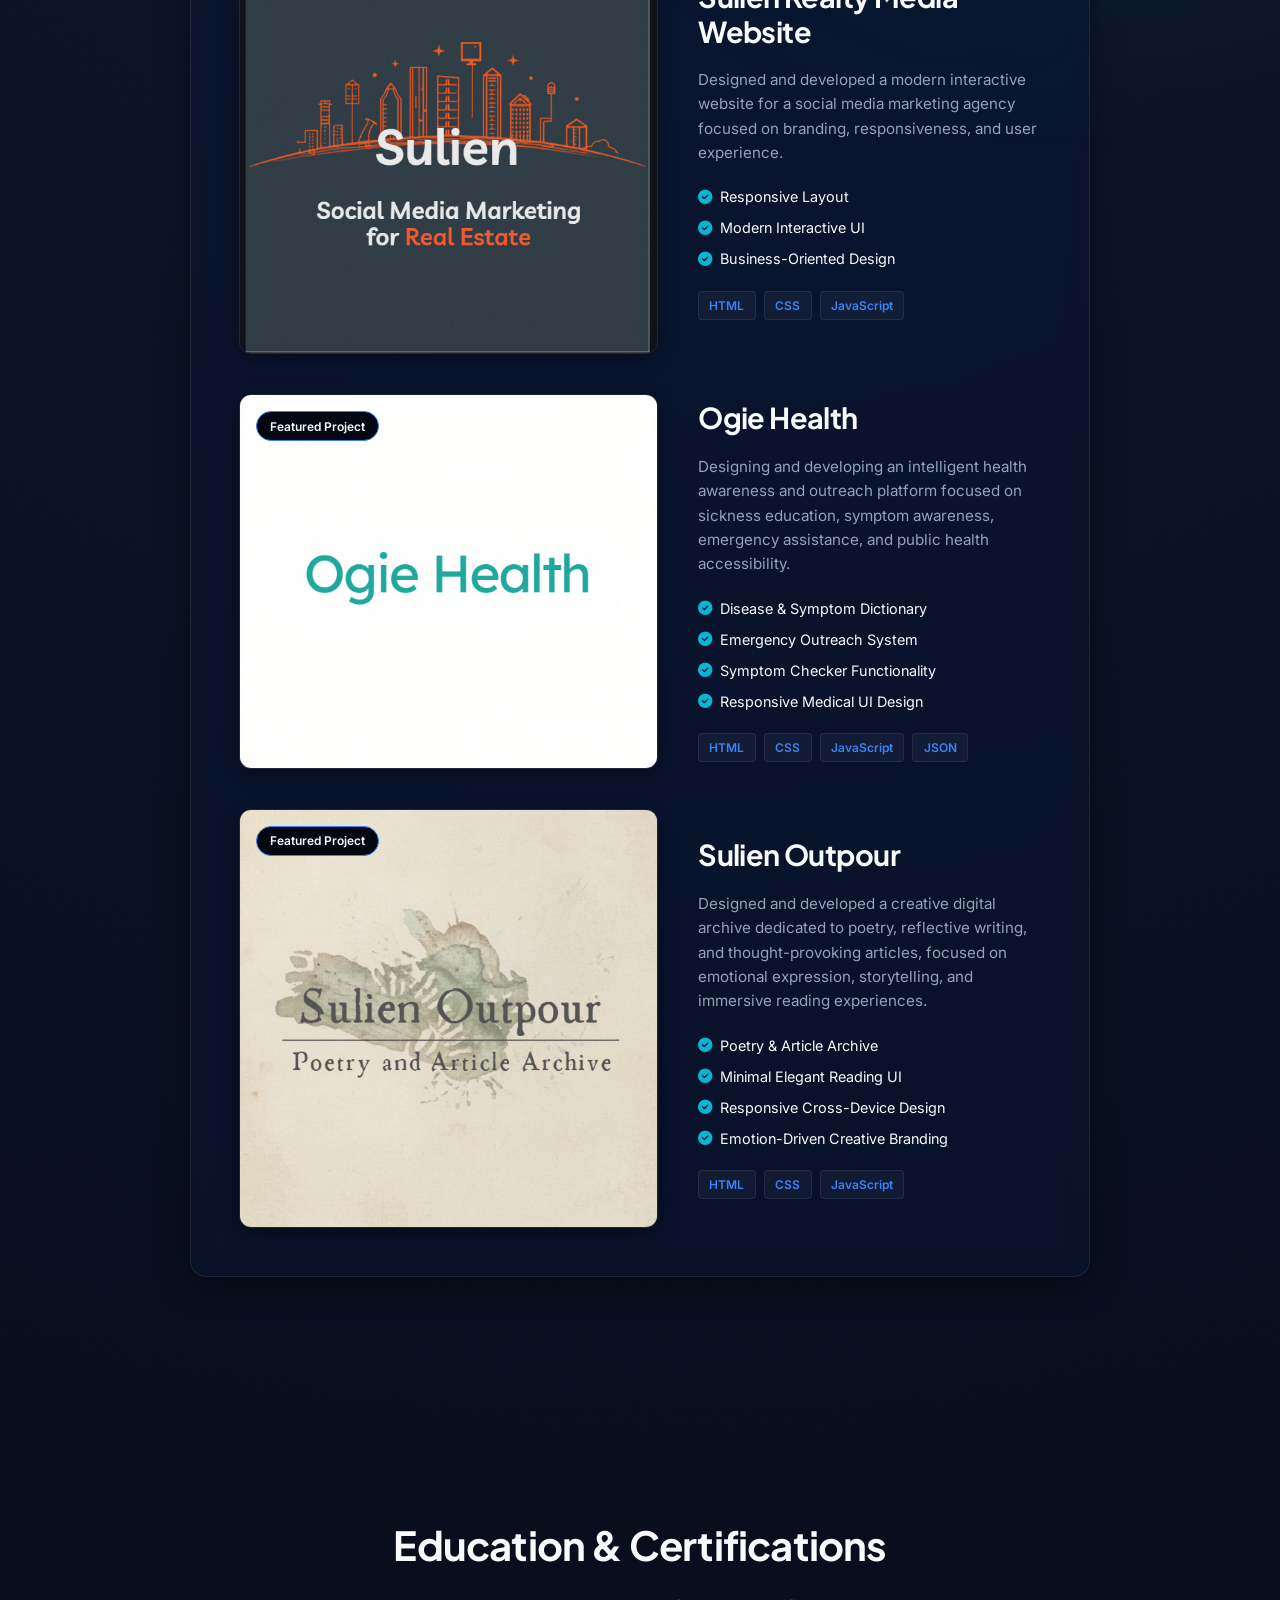
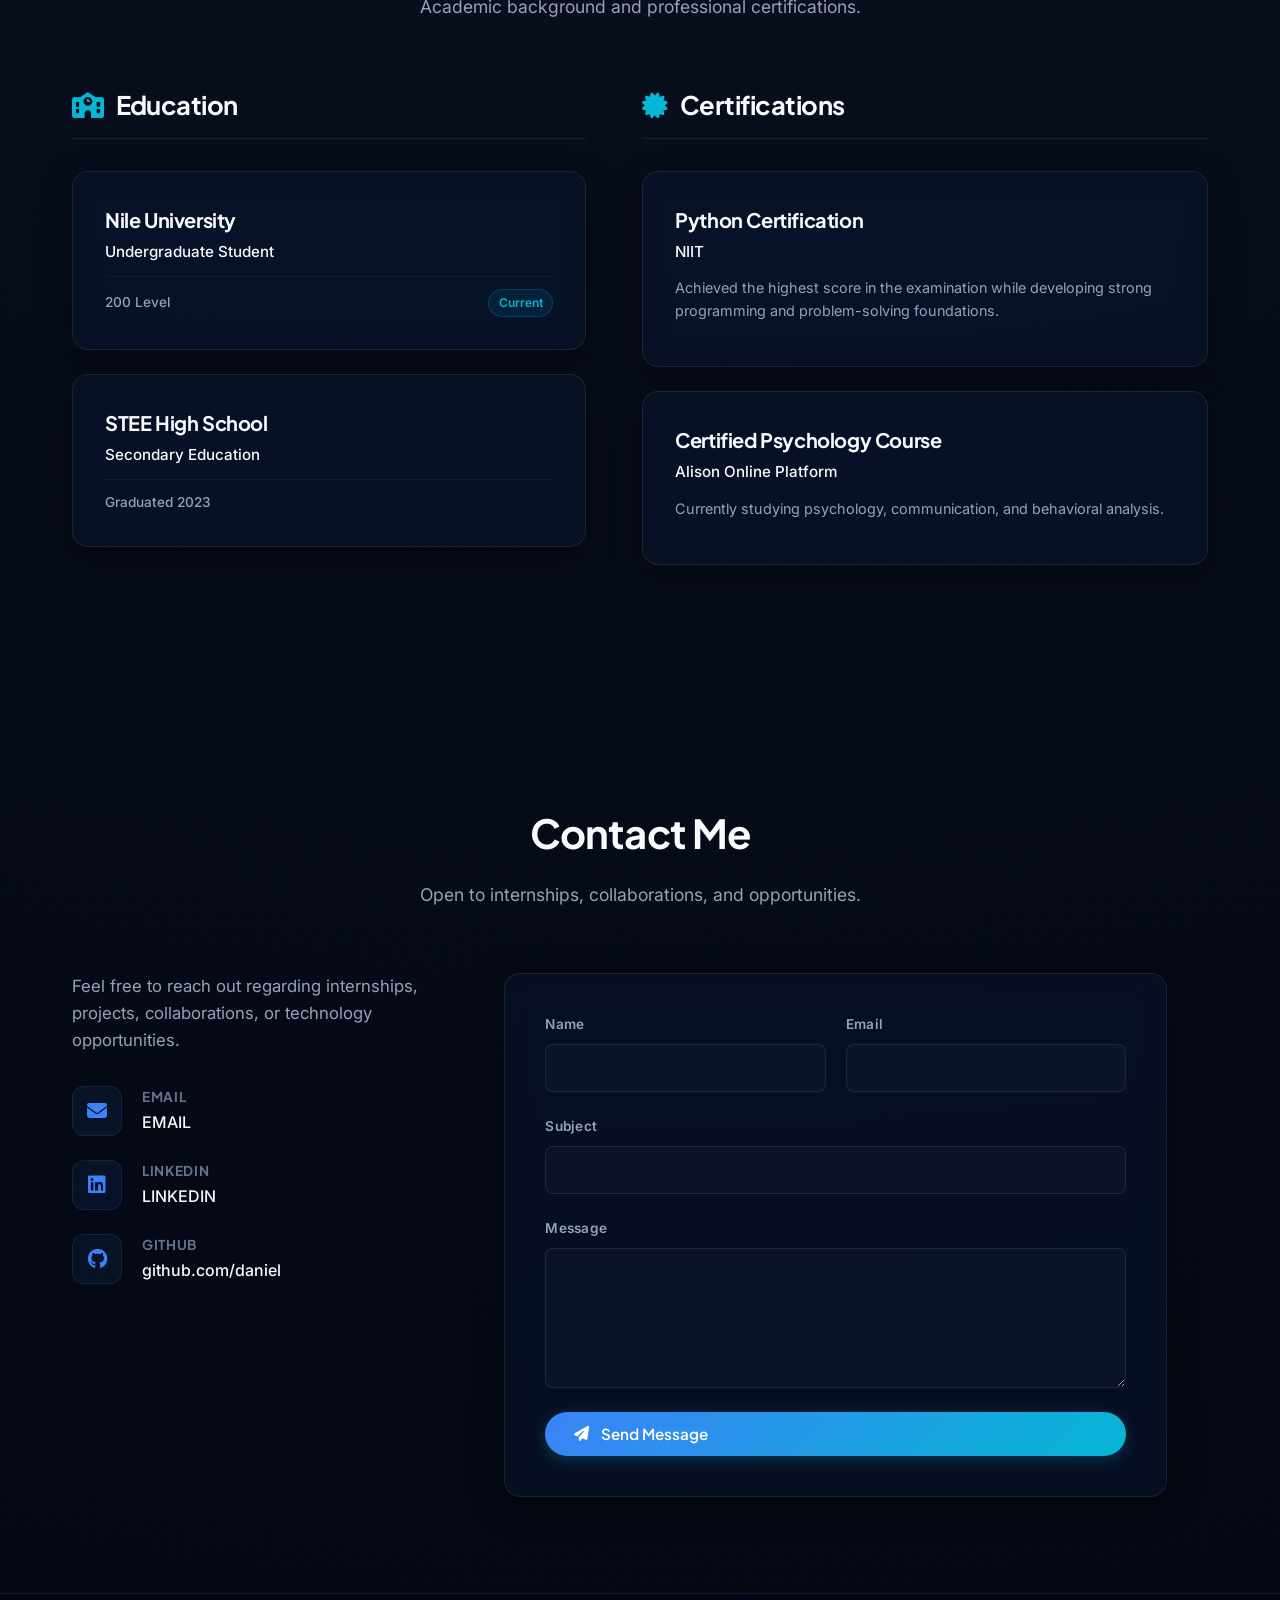
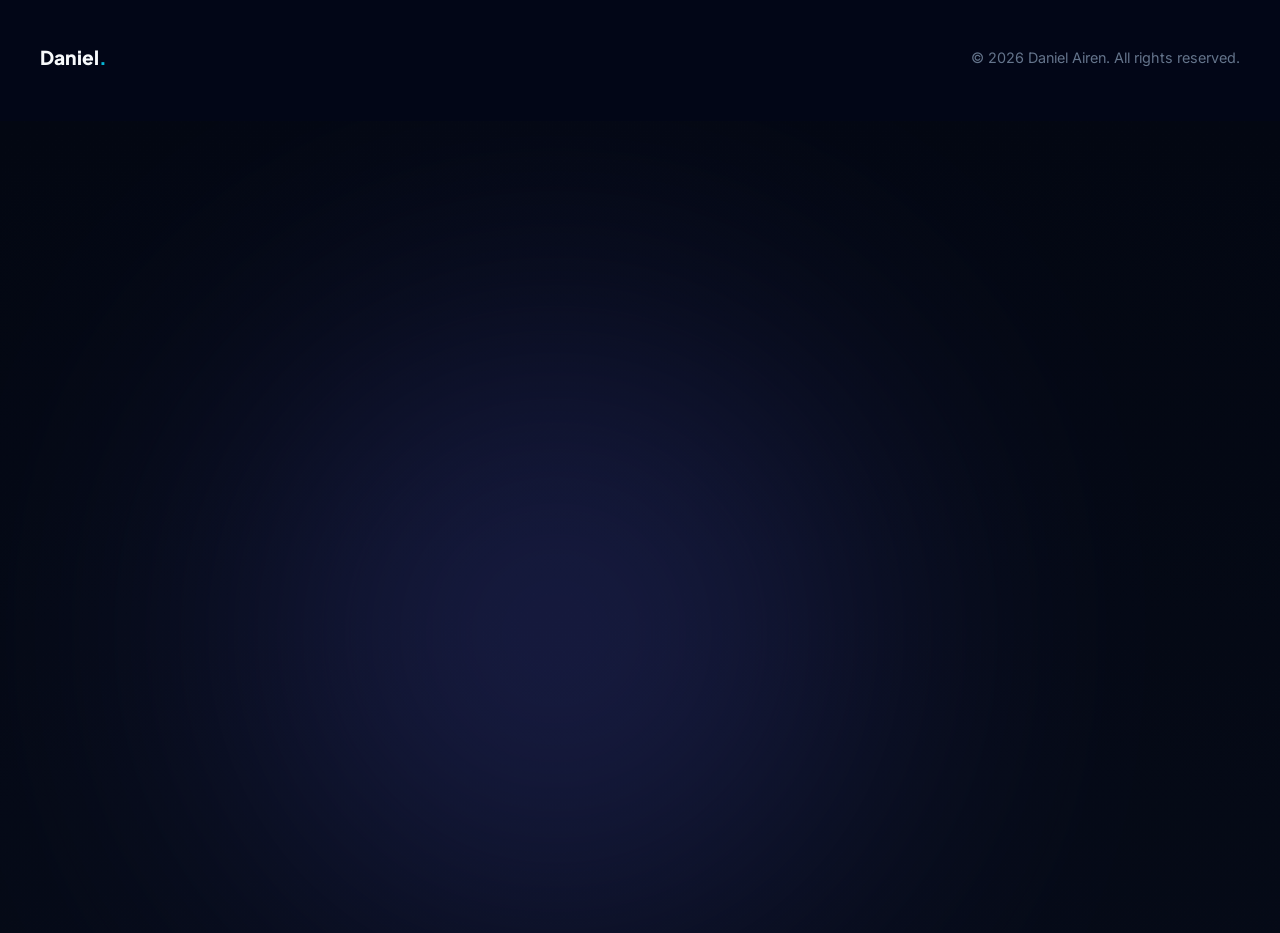
<file: portfoliowbesite.html>
<!DOCTYPE html>
<html lang="en">

<head>
    <meta charset="UTF-8" />
    <meta name="viewport" content="width=device-width, initial-scale=1.0" />
    <title>Daniel Airen | Portfolio</title>

    <!-- CSS -->
    <link rel="stylesheet" href="style.css" />

    <!-- Font Awesome -->
    <link rel="stylesheet" href="https://cdnjs.cloudflare.com/ajax/libs/font-awesome/6.5.1/css/all.min.css" />
</head>

<body>

    <!-- Ambient Glow Effects -->
    <div class="ambient-glow glow-1"></div>
    <div class="ambient-glow glow-2"></div>
    <div class="ambient-glow glow-3"></div>

    <!-- NAVBAR -->
    <nav class="navbar">
        <div class="nav-container">

            <a href="#" class="nav-logo">
                Daniel<span>.</span>
            </a>

            <ul class="nav-menu">
                <li class="nav-item active"><a href="#hero">Home</a></li>
                <li class="nav-item"><a href="#about">About</a></li>
                <li class="nav-item"><a href="#skills">Skills</a></li>
                <li class="nav-item"><a href="#experience">Experience</a></li>
                <li class="nav-item"><a href="#projects">Projects</a></li>
                <li class="nav-item"><a href="#education">Education</a></li>
                <li class="nav-item"><a href="#contact">Contact</a></li>
            </ul>

            <button class="nav-toggle">
                <i class="fas fa-bars"></i>
            </button>

        </div>
    </nav>

    <!-- HERO SECTION -->
    <section id="hero">

        <div class="hero-content fade-in-up">

            <div class="hero-badge">
                Available for Internships
            </div>

            <h1 class="hero-title">
                Daniel <span class="gradient-text">Airen</span>
            </h1>

            <h2 class="hero-subtitle">
                <span class="typing-text"></span>
            </h2>

            <p class="about-para">
                Front-End Developer, entrepreneur, and technology enthusiast currently studying at Nile University.
                Passionate about software engineering, AI systems, branding, psychology, and digital innovation.
            </p>

            <div class="hero-pills">

                <div class="hero-pill">
                    <i class="fas fa-code"></i>
                    HTML/CSS
                </div>

                <div class="hero-pill">
                    <i class="fas fa-brain"></i>
                    Psychology
                </div>

                <div class="hero-pill">
                    <i class="fas fa-rocket"></i>
                    Startup Builder
                </div>

                <div class="hero-pill">
                    <i class="fas fa-laptop-code"></i>
                    Front-End
                </div>

            </div>

            <div class="hero-actions">

                <a href="#projects" class="btn btn-primary">
                    <i class="fas fa-folder-open"></i>
                    View Projects
                </a>

                <a href="#contact" class="btn btn-secondary">
                    <i class="fas fa-envelope"></i>
                    Contact Me
                </a>

            </div>

        </div>

        <!-- HERO VISUAL -->
        <div class="hero-visual fade-in-up">

            <div class="hero-glow-card">

                <div class="card-header-circles">
                    <div class="card-circle circle-red"></div>
                    <div class="card-circle circle-yellow"></div>
                    <div class="card-circle circle-green"></div>
                </div>

                <div class="card-code">

                    <div class="code-line">
                        <span class="code-keyword">const</span> developer = {
                    </div>

                    <div class="code-line code-indent">
                        name: <span class="code-string">"Daniel Airen"</span>,
                    </div>

                    <div class="code-line code-indent">
                        role: <span class="code-string">"Front-End Developer"</span>,
                    </div>

                    <div class="code-line code-indent">
                        university: <span class="code-string">"Nile University"</span>,
                    </div>

                    <div class="code-line code-indent">
                        company: <span class="code-string">"Sulien Realty Media"</span>,
                    </div>

                    <div class="code-line code-indent">
                        focus: [
                    </div>

                    <div class="code-line code-indent">
                        <span class="code-string">"AI"</span>,
                        <span class="code-string">"Web Development"</span>,
                    </div>

                    <div class="code-line code-indent">
                        <span class="code-string">"Branding"</span>
                    </div>

                    <div class="code-line code-indent">
                        ]
                    </div>

                    <div class="code-line">
                        };
                    </div>

                </div>

                <div class="card-footer-info">

                    <div class="card-stat">
                        <div class="card-stat-num">2+</div>
                        <div class="card-stat-label">Clients</div>
                    </div>

                    <div class="card-stat">
                        <div class="card-stat-num">2023</div>
                        <div class="card-stat-label">Graduate</div>
                    </div>

                    <div class="card-stat">
                        <div class="card-stat-num">200L</div>
                        <div class="card-stat-label">Student</div>
                    </div>

                </div>

            </div>

        </div>

    </section>

    <!-- ABOUT -->
    <section id="about">

        <div class="section-header fade-in-up">
            <h2>About Me</h2>
            <p>
                Passionate about technology, business innovation, and intelligent systems.
            </p>
        </div>

        <div class="about-grid">

            <div class="about-details fade-in-up">

                <p class="about-para">
                    I am a front-end developer currently studying at Nile University in 200 level with strong interests
                    in artificial intelligence, software engineering, psychology, and startup innovation.
                </p>

                <p class="about-para">
                    I specialize in building responsive and interactive websites using <strong>HTML</strong> and
                    <strong>CSS</strong> while currently expanding my skills in <strong>Java</strong> and software
                    development.
                </p>

                <p class="about-para">
                    Beyond development, I have experience in outreach, sales marketing, content creation, and data
                    management. I am also the founder of <strong>Sulien Realty Media</strong>, a growing social media
                    marketing agency serving multiple clients.
                </p>

            </div>

            <div class="about-highlights fade-in-up">

                <div class="highlight-box glass-card">
                    <div class="highlight-icon">
                        <i class="fas fa-graduation-cap"></i>
                    </div>
                    <h4>Education</h4>
                    <p>Nile University Undergraduate Student</p>
                </div>

                <div class="highlight-box glass-card">
                    <div class="highlight-icon">
                        <i class="fas fa-award"></i>
                    </div>
                    <h4>NIIT Certified</h4>
                    <p>Highest Score in Python Examination</p>
                </div>

                <div class="highlight-box glass-card">
                    <div class="highlight-icon">
                        <i class="fas fa-brain"></i>
                    </div>
                    <h4>Psychology</h4>
                    <p>Currently taking Certified Psychology Course</p>
                </div>

                <div class="highlight-box glass-card">
                    <div class="highlight-icon">
                        <i class="fas fa-building"></i>
                    </div>
                    <h4>Entrepreneur</h4>
                    <p>Founder of Sulien Realty Media</p>
                </div>

            </div>

        </div>

    </section>

    <!-- SKILLS -->
    <section id="skills">

        <div class="section-header fade-in-up">
            <h2>Skills & Expertise</h2>
            <p>
                Technical abilities combined with marketing and strategic communication skills.
            </p>
        </div>

        <div class="skills-grid">

            <div class="skills-col fade-in-up">

                <h3>
                    <i class="fas fa-code"></i>
                    Technical Skills
                </h3>

                <div class="tech-skills-list">

                    <div class="skill-item">
                        <div class="skill-info">
                            <span class="skill-name">HTML</span>
                            <span class="skill-pct">95%</span>
                        </div>

                        <div class="skill-bar-bg">
                            <div class="skill-bar-fill" data-width="95%"></div>
                        </div>
                    </div>

                    <div class="skill-item">
                        <div class="skill-info">
                            <span class="skill-name">CSS</span>
                            <span class="skill-pct">90%</span>
                        </div>

                        <div class="skill-bar-bg">
                            <div class="skill-bar-fill" data-width="90%"></div>
                        </div>
                    </div>

                    <div class="skill-item">
                        <div class="skill-info">
                            <span class="skill-name">Java</span>
                            <span class="skill-pct">55%</span>
                        </div>

                        <div class="skill-bar-bg">
                            <div class="skill-bar-fill" data-width="55%"></div>
                        </div>
                    </div>

                    <div class="skill-item">
                        <div class="skill-info">
                            <span class="skill-name">Python</span>
                            <span class="skill-pct">75%</span>
                        </div>

                        <div class="skill-bar-bg">
                            <div class="skill-bar-fill" data-width="75%"></div>
                        </div>
                    </div>

                </div>

            </div>

            <div class="skills-col fade-in-up">

                <h3>
                    <i class="fas fa-lightbulb"></i>
                    Professional Skills
                </h3>

                <div class="prof-skills-grid">

                    <div class="prof-skill-tag">
                        <i class="fas fa-bullhorn"></i>
                        <span>Outreach</span>
                    </div>

                    <div class="prof-skill-tag">
                        <i class="fas fa-pen"></i>
                        <span>Content Creation</span>
                    </div>

                    <div class="prof-skill-tag">
                        <i class="fas fa-chart-line"></i>
                        <span>Sales Marketing</span>
                    </div>

                    <div class="prof-skill-tag">
                        <i class="fas fa-database"></i>
                        <span>Data Management</span>
                    </div>

                </div>

            </div>

        </div>

    </section>

    <!-- EXPERIENCE -->
    <section id="experience">

        <div class="section-header fade-in-up">
            <h2>Experience</h2>
            <p>
                Professional and entrepreneurial experience across technology and business.
            </p>
        </div>

        <div class="timeline">

            <div class="timeline-item fade-in-up">

                <div class="timeline-dot"></div>

                <div class="timeline-content glass-card">

                    <span class="timeline-date">2023 - 2024</span>

                    <h3 class="timeline-role">
                        Data Management
                    </h3>

                    <h4 class="timeline-company">
                        Airen Eye Centre
                    </h4>

                    <ul class="timeline-desc">
                        <li>Managed operational and client-related data</li>
                        <li>Maintained organized digital records</li>
                        <li>Assisted administrative workflow systems</li>
                    </ul>

                </div>

            </div>

            <div class="timeline-item fade-in-up">

                <div class="timeline-dot"></div>

                <div class="timeline-content glass-card">

                    <span class="timeline-date">2025 - Present</span>

                    <h3 class="timeline-role">
                        Founder & Strategist
                    </h3>

                    <h4 class="timeline-company">
                        Sulien Realty Media
                    </h4>

                    <ul class="timeline-desc">
                        <li>Building a growing social media marketing agency</li>
                        <li>Managing multiple clients and branding campaigns</li>
                        <li>Providing outreach and content marketing solutions</li>
                    </ul>

                </div>

            </div>

        </div>

    </section>

    <!-- PROJECTS -->
    <section id="projects">

        <div class="section-header fade-in-up">
            <h2>Featured Projects</h2>
            <p>
                Selected projects showcasing design, branding, and front-end development.
            </p>
        </div>

        <div class="projects-grid">

            <div class="project-card glass-card fade-in-up">

                <div class="project-img-wrapper">

                    <div class="project-badge">
                        Featured Project
                    </div>

                    <img src="sulienproject.PNG" alt="Sulien Realty Media" class="project-img" />

                </div>

                <div class="project-info">

                    <h3 class="project-title">
                        Sulien Realty Media Website
                    </h3>

                    <p class="project-desc">
                        Designed and developed a modern interactive website for a social media marketing agency focused
                        on branding, responsiveness, and user experience.
                    </p>

                    <ul class="project-features">
                        <li><i class="fas fa-check-circle"></i> Responsive Layout</li>
                        <li><i class="fas fa-check-circle"></i> Modern Interactive UI</li>
                        <li><i class="fas fa-check-circle"></i> Business-Oriented Design</li>
                    </ul>

                    <div class="project-tech">
                        <span class="tech-tag">HTML</span>
                        <span class="tech-tag">CSS</span>
                        <span class="tech-tag">JavaScript</span>
                    </div>

                </div>

                <div class="project-img-wrapper">

                    <div class="project-badge">
                        Featured Project
                    </div>

                    <img src="Ogieh.PNG" alt="Ogie Health" class="project-img" />

                </div>

                <div class="project-info">

                    <h3 class="project-title">
                        Ogie Health
                    </h3>

                    <p class="project-desc">
                        Designing and developing an intelligent health awareness and outreach platform focused on
                        sickness education,
                        symptom awareness, emergency assistance, and public health accessibility.
                    </p>

                    <ul class="project-features">
                        <li><i class="fas fa-check-circle"></i> Disease & Symptom Dictionary</li>
                        <li><i class="fas fa-check-circle"></i> Emergency Outreach System</li>
                        <li><i class="fas fa-check-circle"></i> Symptom Checker Functionality</li>
                        <li><i class="fas fa-check-circle"></i> Responsive Medical UI Design</li>
                    </ul>

                    <div class="project-tech">
                        <span class="tech-tag">HTML</span>
                        <span class="tech-tag">CSS</span>
                        <span class="tech-tag">JavaScript</span>
                        <span class="tech-tag">JSON</span>
                    </div>

                </div>

                <div class="project-img-wrapper">

                    <div class="project-badge">
                        Featured Project
                    </div>

                    <img src="SulienOutpour.PNG" alt="Sulien Outpour" class="project-img" />

                </div>

                <div class="project-info">

                    <h3 class="project-title">
                        Sulien Outpour
                    </h3>

                    <p class="project-desc">
                        Designed and developed a creative digital archive dedicated to poetry, reflective writing, and
                        thought-provoking
                        articles, focused on emotional expression, storytelling, and immersive reading experiences.
                    </p>

                    <ul class="project-features">
                        <li><i class="fas fa-check-circle"></i> Poetry & Article Archive</li>
                        <li><i class="fas fa-check-circle"></i> Minimal Elegant Reading UI</li>
                        <li><i class="fas fa-check-circle"></i> Responsive Cross-Device Design</li>
                        <li><i class="fas fa-check-circle"></i> Emotion-Driven Creative Branding</li>
                    </ul>

                    <div class="project-tech">
                        <span class="tech-tag">HTML</span>
                        <span class="tech-tag">CSS</span>
                        <span class="tech-tag">JavaScript</span>
                    </div>

                </div>
            </div>

        </div>

        </div>

        </div>

    </section>

    <!-- EDUCATION -->
    <section id="education">

        <div class="section-header fade-in-up">
            <h2>Education & Certifications</h2>
            <p>
                Academic background and professional certifications.
            </p>
        </div>

        <div class="edu-cert-container">

            <div class="edu-cert-col fade-in-up">

                <h3>
                    <i class="fas fa-school"></i>
                    Education
                </h3>

                <div class="edu-list">

                    <div class="edu-card glass-card">

                        <h4 class="edu-school">
                            Nile University
                        </h4>

                        <p class="edu-degree">
                            Undergraduate Student
                        </p>

                        <div class="edu-meta">
                            <span class="edu-date">200 Level</span>
                            <span class="edu-status">Current</span>
                        </div>

                    </div>

                    <div class="edu-card glass-card">

                        <h4 class="edu-school">
                            STEE High School
                        </h4>

                        <p class="edu-degree">
                            Secondary Education
                        </p>

                        <div class="edu-meta">
                            <span class="edu-date">Graduated 2023</span>
                        </div>

                    </div>

                </div>

            </div>

            <div class="edu-cert-col fade-in-up">

                <h3>
                    <i class="fas fa-certificate"></i>
                    Certifications
                </h3>

                <div class="cert-list">

                    <div class="cert-card glass-card">

                        <h4 class="cert-title">
                            Python Certification
                        </h4>

                        <p class="cert-issuer">
                            NIIT
                        </p>

                        <p class="cert-desc">
                            Achieved the highest score in the examination while developing strong programming and
                            problem-solving foundations.
                        </p>

                    </div>

                    <div class="cert-card glass-card">

                        <h4 class="cert-title">
                            Certified Psychology Course
                        </h4>

                        <p class="cert-issuer">
                            Alison Online Platform
                        </p>

                        <p class="cert-desc">
                            Currently studying psychology, communication, and behavioral analysis.
                        </p>

                    </div>

                </div>

            </div>

        </div>

    </section>

    <!-- CONTACT -->
    <section id="contact">

        <div class="section-header fade-in-up">
            <h2>Contact Me</h2>
            <p>
                Open to internships, collaborations, and opportunities.
            </p>
        </div>

        <div class="contact-container">

            <div class="contact-info-panel fade-in-up">

                <p class="contact-intro">
                    Feel free to reach out regarding internships, projects, collaborations, or technology opportunities.
                </p>

                <div class="contact-details-list">

                    <div class="contact-detail-item">
                        <div class="contact-icon">
                            <i class="fas fa-envelope"></i>
                        </div>

                        <div class="contact-text">
                            <h4>Email</h4>
                            <a href="osasairen35@gmail.com">EMAIL</a>
                        </div>
                    </div>

                    <div class="contact-detail-item">
                        <div class="contact-icon">
                            <i class="fab fa-linkedin"></i>
                        </div>

                        <div class="contact-text">
                            <h4>LinkedIn</h4>
                            <a href="www.linkedin.com/in/sulienairen">LINKEDIN</a>
                        </div>
                    </div>

                    <div class="contact-detail-item">
                        <div class="contact-icon">
                            <i class="fab fa-github"></i>
                        </div>

                        <div class="contact-text">
                            <h4>GitHub</h4>
                            <a href="#">github.com/daniel</a>
                        </div>
                    </div>

                </div>

            </div>

            <!-- CONTACT FORM -->
            <form class="contact-form glass-card fade-in-up">

                <div class="form-group-row">

                    <div class="form-group">
                        <label class="form-label">Name</label>
                        <input type="text" id="name" class="form-input" />
                    </div>

                    <div class="form-group">
                        <label class="form-label">Email</label>
                        <input type="email" id="email" class="form-input" />
                    </div>

                </div>

                <div class="form-group">
                    <label class="form-label">Subject</label>
                    <input type="text" id="subject" class="form-input" />
                </div>

                <div class="form-group">
                    <label class="form-label">Message</label>
                    <textarea id="message" class="form-input"></textarea>
                </div>

                <button type="submit" class="btn btn-primary">
                    <i class="fas fa-paper-plane"></i>
                    Send Message
                </button>

                <div class="form-status"></div>

            </form>

        </div>

    </section>

    <!-- FOOTER -->
    <footer class="footer">

        <div class="footer-container">

            <a href="#" class="footer-logo">
                Daniel<span>.</span>
            </a>

            <p class="footer-copy">
                © 2026 Daniel Airen. All rights reserved.
            </p>

        </div>

    </footer>

    <!-- JavaScript -->
    <script src="script.js"></script>

</body>

</html>
</file>
<file: style.css>
/* Google Fonts: Plus Jakarta Sans for headings, Inter for body */
@import url('https://fonts.googleapis.com/css2?family=Inter:wght@300;400;500;600;700&family=Plus+Jakarta+Sans:wght@400;500;600;700;800&display=swap');

/* CSS Variables for design system */
:root {
  --font-heading: 'Plus Jakarta Sans', sans-serif;
  --font-body: 'Inter', sans-serif;

  --color-bg-base: #030712; /* Deepest dark blue-grey */
  --color-bg-gradient: radial-gradient(circle at 50% 50%, #0f172a 0%, #030712 100%);
  
  /* Glassmorphism Variables */
  --glass-bg: rgba(15, 23, 42, 0.45);
  --glass-bg-hover: rgba(30, 41, 59, 0.55);
  --glass-border: rgba(255, 255, 255, 0.08);
  --glass-border-hover: rgba(59, 130, 246, 0.4);
  --glass-shadow: 0 8px 32px 0 rgba(0, 0, 0, 0.37);
  --glass-blur: blur(14px) saturate(180%);

  /* Accent Colors */
  --color-primary: #3b82f6;      /* Electric Blue */
  --color-primary-glow: rgba(59, 130, 246, 0.3);
  --color-secondary: #06b6d4;    /* Neon Cyan */
  --color-secondary-glow: rgba(6, 182, 212, 0.3);
  --color-accent: #6366f1;       /* Indigo */
  
  /* Text Colors */
  --text-primary: #f8fafc;
  --text-secondary: #94a3b8;
  --text-muted: #64748b;

  --transition-smooth: all 0.4s cubic-bezier(0.16, 1, 0.3, 1);
  --transition-fast: all 0.2s ease;
}

/* Reset and Base Styles */
* {
  margin: 0;
  padding: 0;
  box-sizing: border-box;
}

html {
  scroll-behavior: smooth;
  font-size: 16px;
}

body {
  font-family: var(--font-body);
  background: var(--color-bg-base);
  background-image: var(--color-bg-gradient);
  color: var(--text-primary);
  line-height: 1.6;
  overflow-x: hidden;
  position: relative;
  min-height: 100vh;
}

/* Custom Scrollbar */
::-webkit-scrollbar {
  width: 10px;
}

::-webkit-scrollbar-track {
  background: #030712;
}

::-webkit-scrollbar-thumb {
  background: rgba(59, 130, 246, 0.3);
  border-radius: 5px;
  border: 2px solid #030712;
  transition: var(--transition-fast);
}

::-webkit-scrollbar-thumb:hover {
  background: var(--color-secondary);
}

/* Background Glowing Blobs (Interactive Feel) */
.ambient-glow {
  position: absolute;
  width: 600px;
  height: 600px;
  border-radius: 50%;
  filter: blur(140px);
  z-index: -1;
  opacity: 0.22;
  pointer-events: none;
  animation: float-glow 20s infinite alternate ease-in-out;
}

.glow-1 {
  background: var(--color-primary);
  top: -10%;
  left: -10%;
  animation-duration: 25s;
}

.glow-2 {
  background: var(--color-secondary);
  top: 50%;
  right: -10%;
  animation-duration: 30s;
}

.glow-3 {
  background: var(--color-accent);
  bottom: -10%;
  left: 20%;
  animation-duration: 22s;
}

@keyframes float-glow {
  0% {
    transform: translate(0, 0) scale(1);
  }
  100% {
    transform: translate(80px, 50px) scale(1.15);
  }
}

/* Typography Utility Classes */
h1, h2, h3, h4, h5, h6 {
  font-family: var(--font-heading);
  font-weight: 700;
  letter-spacing: -0.02em;
  color: var(--text-primary);
}

.gradient-text {
  background: linear-gradient(135deg, #60a5fa 0%, #06b6d4 50%, #818cf8 100%);
  -webkit-background-clip: text;
  -webkit-text-fill-color: transparent;
  background-clip: text;
}

/* Navigation Bar */
.navbar {
  position: fixed;
  top: 0;
  left: 0;
  width: 100%;
  z-index: 1000;
  padding: 1.25rem 2rem;
  transition: var(--transition-smooth);
  background: rgba(3, 7, 18, 0.1);
}

.navbar.scrolled {
  padding: 0.85rem 2rem;
  background: var(--glass-bg);
  backdrop-filter: var(--glass-blur);
  -webkit-backdrop-filter: var(--glass-blur);
  border-bottom: 1px solid var(--glass-border);
  box-shadow: 0 4px 20px rgba(0, 0, 0, 0.2);
}

.nav-container {
  max-width: 1200px;
  margin: 0 auto;
  display: flex;
  justify-content: space-between;
  align-items: center;
}

.nav-logo {
  font-family: var(--font-heading);
  font-weight: 800;
  font-size: 1.4rem;
  text-decoration: none;
  color: var(--text-primary);
  display: flex;
  align-items: center;
  gap: 0.5rem;
}

.nav-logo span {
  color: var(--color-secondary);
}

.nav-menu {
  display: flex;
  gap: 2rem;
  list-style: none;
}

.nav-item a {
  text-decoration: none;
  color: var(--text-secondary);
  font-weight: 500;
  font-size: 0.95rem;
  transition: var(--transition-fast);
  position: relative;
  padding: 0.25rem 0;
}

.nav-item a::after {
  content: '';
  position: absolute;
  bottom: 0;
  left: 0;
  width: 0;
  height: 2px;
  background: linear-gradient(90deg, var(--color-primary), var(--color-secondary));
  transition: var(--transition-fast);
}

.nav-item a:hover {
  color: var(--text-primary);
}

.nav-item a:hover::after {
  width: 100%;
}

.nav-item.active a {
  color: var(--text-primary);
}

.nav-item.active a::after {
  width: 100%;
}

.nav-toggle {
  display: none;
  background: none;
  border: none;
  color: var(--text-primary);
  font-size: 1.5rem;
  cursor: pointer;
}

/* Sections Base Layout */
section {
  padding: 8rem 2rem 6rem 2rem;
  max-width: 1200px;
  margin: 0 auto;
  min-height: 100vh;
  display: flex;
  flex-direction: column;
  justify-content: center;
}

.section-header {
  text-align: center;
  margin-bottom: 4rem;
}

.section-header h2 {
  font-size: 2.5rem;
  margin-bottom: 1rem;
  position: relative;
  display: inline-block;
}

.section-header p {
  color: var(--text-secondary);
  font-size: 1.1rem;
  max-width: 600px;
  margin: 0 auto;
}

/* Glassmorphism Panel Component */
.glass-card {
  background: var(--glass-bg);
  backdrop-filter: var(--glass-blur);
  -webkit-backdrop-filter: var(--glass-blur);
  border: 1px solid var(--glass-border);
  box-shadow: var(--glass-shadow);
  border-radius: 16px;
  padding: 2.5rem;
  transition: var(--transition-smooth);
}

.glass-card:hover {
  background: var(--glass-bg-hover);
  border-color: var(--glass-border-hover);
  transform: translateY(-5px);
  box-shadow: 0 12px 40px 0 rgba(59, 130, 246, 0.15);
}

/* Animations for scroll fade-in */
.fade-in-up {
  opacity: 0;
  transform: translateY(30px);
  transition: opacity 0.8s ease, transform 0.8s cubic-bezier(0.16, 1, 0.3, 1);
}

.fade-in-up.appear {
  opacity: 1;
  transform: translateY(0);
}

/* Buttons Design */
.btn {
  display: inline-flex;
  align-items: center;
  gap: 0.75rem;
  padding: 0.8rem 1.8rem;
  border-radius: 9999px;
  font-family: var(--font-heading);
  font-weight: 600;
  text-decoration: none;
  font-size: 0.95rem;
  cursor: pointer;
  transition: var(--transition-smooth);
}

.btn-primary {
  background: linear-gradient(135deg, var(--color-primary), var(--color-secondary));
  color: #ffffff;
  border: none;
  box-shadow: 0 4px 15px rgba(6, 182, 212, 0.25);
}

.btn-primary:hover {
  transform: translateY(-2px);
  box-shadow: 0 8px 25px rgba(6, 182, 212, 0.4);
}

.btn-secondary {
  background: rgba(255, 255, 255, 0.05);
  color: var(--text-primary);
  border: 1px solid rgba(255, 255, 255, 0.1);
  backdrop-filter: blur(5px);
}

.btn-secondary:hover {
  background: rgba(255, 255, 255, 0.1);
  border-color: var(--color-primary);
  transform: translateY(-2px);
}

/* Hero Section */
#hero {
  display: grid;
  grid-template-columns: 1.2fr 0.8fr;
  gap: 4rem;
  align-items: center;
  padding-top: 10rem;
}

.hero-content {
  display: flex;
  flex-direction: column;
  gap: 1.5rem;
}

.hero-badge {
  align-self: flex-start;
  background: rgba(59, 130, 246, 0.1);
  border: 1px solid rgba(59, 130, 246, 0.2);
  color: #93c5fd;
  padding: 0.4rem 1rem;
  border-radius: 9999px;
  font-size: 0.85rem;
  font-weight: 600;
  letter-spacing: 0.05em;
  text-transform: uppercase;
}

.hero-title {
  font-size: 4rem;
  line-height: 1.1;
  font-weight: 800;
}

.hero-subtitle {
  font-size: 1.5rem;
  color: var(--text-secondary);
  font-weight: 400;
}

.hero-pills {
  display: flex;
  flex-wrap: wrap;
  gap: 0.75rem;
  margin: 0.5rem 0;
}

.hero-pill {
  background: rgba(255, 255, 255, 0.04);
  border: 1px solid rgba(255, 255, 255, 0.08);
  border-radius: 8px;
  padding: 0.5rem 1rem;
  font-size: 0.9rem;
  color: var(--text-secondary);
  display: flex;
  align-items: center;
  gap: 0.5rem;
}

.hero-pill i {
  color: var(--color-secondary);
}

.hero-actions {
  display: flex;
  gap: 1.25rem;
  margin-top: 1rem;
}

.hero-visual {
  position: relative;
  display: flex;
  justify-content: center;
  align-items: center;
}

.hero-glow-card {
  position: relative;
  width: 100%;
  max-width: 380px;
  height: 420px;
  border-radius: 24px;
  background: linear-gradient(135deg, rgba(59, 130, 246, 0.1), rgba(6, 182, 212, 0.05));
  border: 1px solid var(--glass-border);
  box-shadow: var(--glass-shadow);
  backdrop-filter: var(--glass-blur);
  -webkit-backdrop-filter: var(--glass-blur);
  overflow: hidden;
  display: flex;
  flex-direction: column;
  justify-content: space-between;
  padding: 2rem;
}

.hero-glow-card::before {
  content: '';
  position: absolute;
  top: -50%;
  left: -50%;
  width: 200%;
  height: 200%;
  background: conic-gradient(transparent, var(--color-primary), var(--color-secondary), transparent 30%);
  animation: rotate-card 8s linear infinite;
  z-index: -2;
}

.hero-glow-card::after {
  content: '';
  position: absolute;
  inset: 2px;
  background: #0b0f19;
  border-radius: 22px;
  z-index: -1;
}

@keyframes rotate-card {
  100% {
    transform: rotate(360deg);
  }
}

.card-header-circles {
  display: flex;
  gap: 0.4rem;
}

.card-circle {
  width: 12px;
  height: 12px;
  border-radius: 50%;
}

.circle-red { background: #ef4444; }
.circle-yellow { background: #f59e0b; }
.circle-green { background: #10b981; }

.card-code {
  font-family: 'Courier New', Courier, monospace;
  font-size: 0.85rem;
  color: #38bdf8;
  margin-top: 1.5rem;
  flex-grow: 1;
}

.code-line {
  margin-bottom: 0.5rem;
}

.code-indent {
  padding-left: 1.25rem;
}

.code-keyword { color: #f472b6; }
.code-string { color: #34d399; }
.code-comment { color: var(--text-muted); }

.card-footer-info {
  display: flex;
  justify-content: space-between;
  align-items: center;
  border-top: 1px solid rgba(255, 255, 255, 0.08);
  padding-top: 1rem;
}

.card-stat {
  text-align: center;
}

.card-stat-num {
  font-size: 1.5rem;
  font-weight: 700;
  color: var(--text-primary);
  font-family: var(--font-heading);
}

.card-stat-label {
  font-size: 0.75rem;
  color: var(--text-secondary);
  text-transform: uppercase;
  letter-spacing: 0.05em;
}

/* About Me Section */
.about-grid {
  display: grid;
  grid-template-columns: 1fr 1fr;
  gap: 4rem;
  align-items: center;
}

.about-details {
  display: flex;
  flex-direction: column;
  gap: 1.5rem;
}

.about-para {
  color: var(--text-secondary);
  font-size: 1.05rem;
  line-height: 1.7;
}

.about-para strong {
  color: var(--text-primary);
}

.about-highlights {
  display: grid;
  grid-template-columns: 1fr 1fr;
  gap: 1.5rem;
}

.highlight-box {
  padding: 1.5rem;
  text-align: center;
}

.highlight-icon {
  width: 45px;
  height: 45px;
  border-radius: 12px;
  background: rgba(6, 182, 212, 0.1);
  color: var(--color-secondary);
  display: flex;
  align-items: center;
  justify-content: center;
  font-size: 1.25rem;
  margin: 0 auto 1rem auto;
  border: 1px solid rgba(6, 182, 212, 0.2);
}

.highlight-box h4 {
  font-size: 1.1rem;
  margin-bottom: 0.5rem;
}

.highlight-box p {
  font-size: 0.85rem;
  color: var(--text-secondary);
}

/* Skills Section */
.skills-grid {
  display: grid;
  grid-template-columns: 1.1fr 0.9fr;
  gap: 3.5rem;
}

.skills-col h3 {
  font-size: 1.6rem;
  margin-bottom: 2rem;
  display: flex;
  align-items: center;
  gap: 0.75rem;
  border-bottom: 1px solid rgba(255, 255, 255, 0.08);
  padding-bottom: 0.75rem;
}

.skills-col h3 i {
  color: var(--color-primary);
}

.tech-skills-list {
  display: flex;
  flex-direction: column;
  gap: 1.75rem;
}

.skill-item {
  display: flex;
  flex-direction: column;
  gap: 0.5rem;
}

.skill-info {
  display: flex;
  justify-content: space-between;
  font-weight: 500;
  font-size: 0.95rem;
}

.skill-name {
  color: var(--text-primary);
}

.skill-pct {
  color: var(--color-secondary);
}

.skill-bar-bg {
  width: 100%;
  height: 8px;
  background: rgba(255, 255, 255, 0.05);
  border-radius: 99px;
  overflow: hidden;
  border: 1px solid rgba(255, 255, 255, 0.05);
}

.skill-bar-fill {
  height: 100%;
  border-radius: 99px;
  background: linear-gradient(90deg, var(--color-primary), var(--color-secondary));
  width: 0%; /* Populated dynamically via JS scroll trigger */
  transition: width 1.5s cubic-bezier(0.16, 1, 0.3, 1);
}

.prof-skills-grid {
  display: grid;
  grid-template-columns: 1fr 1fr;
  gap: 1.25rem;
}

.prof-skill-tag {
  background: rgba(255, 255, 255, 0.03);
  border: 1px solid var(--glass-border);
  border-radius: 12px;
  padding: 1.2rem;
  display: flex;
  flex-direction: column;
  gap: 0.5rem;
  transition: var(--transition-smooth);
}

.prof-skill-tag:hover {
  background: rgba(59, 130, 246, 0.08);
  border-color: rgba(59, 130, 246, 0.3);
  transform: scale(1.03);
}

.prof-skill-tag i {
  font-size: 1.3rem;
  color: var(--color-primary);
}

.prof-skill-tag span {
  font-weight: 600;
  font-size: 0.95rem;
  color: var(--text-primary);
}

/* Experience Section (Timeline) */
.timeline {
  position: relative;
  max-width: 800px;
  margin: 0 auto;
}

.timeline::before {
  content: '';
  position: absolute;
  top: 0;
  bottom: 0;
  left: 50%;
  width: 2px;
  background: linear-gradient(to bottom, var(--color-primary), var(--color-secondary), transparent);
  transform: translateX(-50%);
}

.timeline-item {
  position: relative;
  margin-bottom: 4rem;
  width: 100%;
}

.timeline-item:nth-child(even) {
  align-self: flex-end;
}

.timeline-dot {
  position: absolute;
  left: 50%;
  top: 25px;
  transform: translateX(-50%);
  width: 20px;
  height: 20px;
  border-radius: 50%;
  background: var(--color-bg-base);
  border: 4px solid var(--color-secondary);
  box-shadow: 0 0 10px var(--color-secondary);
  z-index: 10;
}

.timeline-content {
  position: relative;
  width: 45%;
  margin-left: 0;
  padding: 2rem;
}

.timeline-item:nth-child(odd) .timeline-content {
  left: 0;
  text-align: right;
}

.timeline-item:nth-child(even) .timeline-content {
  left: 55%;
  text-align: left;
}

.timeline-date {
  font-size: 0.85rem;
  color: var(--color-secondary);
  font-weight: 600;
  text-transform: uppercase;
  letter-spacing: 0.05em;
  margin-bottom: 0.5rem;
  display: block;
}

.timeline-role {
  font-size: 1.4rem;
  font-weight: 700;
  margin-bottom: 0.25rem;
}

.timeline-company {
  font-size: 1rem;
  color: var(--text-primary);
  font-weight: 500;
  margin-bottom: 1.25rem;
}

.timeline-desc {
  list-style: none;
  display: flex;
  flex-direction: column;
  gap: 0.75rem;
  font-size: 0.95rem;
  color: var(--text-secondary);
}

.timeline-item:nth-child(odd) .timeline-desc {
  align-items: flex-end;
}

.timeline-item:nth-child(even) .timeline-desc {
  align-items: flex-start;
}

.timeline-desc li {
  position: relative;
  padding-left: 1.5rem;
}

.timeline-item:nth-child(even) .timeline-desc li::before {
  content: '✦';
  position: absolute;
  left: 0;
  color: var(--color-primary);
}

.timeline-item:nth-child(odd) .timeline-desc li::after {
  content: '✦';
  position: absolute;
  right: 0;
  color: var(--color-primary);
}
.timeline-item:nth-child(odd) .timeline-desc li {
  padding-left: 0;
  padding-right: 1.5rem;
}

/* Featured Projects Section */
.projects-grid {
  display: grid;
  grid-template-columns: 1fr;
  gap: 4rem;
  max-width: 900px;
  margin: 0 auto;
}

.project-card {
  display: grid;
  grid-template-columns: 1.1fr 0.9fr;
  gap: 2.5rem;
  align-items: center;
  padding: 3rem;
}

.project-img-wrapper {
  position: relative;
  border-radius: 12px;
  overflow: hidden;
  border: 1px solid rgba(255, 255, 255, 0.08);
  box-shadow: 0 4px 20px rgba(0, 0, 0, 0.4);
}

.project-img {
  width: 100%;
  height: auto;
  display: block;
  transition: var(--transition-smooth);
}

.project-card:hover .project-img {
  transform: scale(1.05);
}

.project-badge {
  position: absolute;
  top: 1rem;
  left: 1rem;
  background: var(--color-bg-base);
  border: 1px solid var(--color-primary);
  color: var(--text-primary);
  padding: 0.3rem 0.8rem;
  border-radius: 9999px;
  font-size: 0.75rem;
  font-weight: 600;
  backdrop-filter: var(--glass-blur);
  z-index: 5;
}

.project-info {
  display: flex;
  flex-direction: column;
  gap: 1.25rem;
}

.project-title {
  font-size: 1.8rem;
  line-height: 1.2;
}

.project-desc {
  color: var(--text-secondary);
  font-size: 0.95rem;
  line-height: 1.6;
}

.project-features {
  list-style: none;
  font-size: 0.9rem;
  color: var(--text-primary);
  display: flex;
  flex-direction: column;
  gap: 0.5rem;
}

.project-features li {
  display: flex;
  align-items: center;
  gap: 0.5rem;
}

.project-features li i {
  color: var(--color-secondary);
}

.project-tech {
  display: flex;
  flex-wrap: wrap;
  gap: 0.5rem;
}

.tech-tag {
  background: rgba(255, 255, 255, 0.04);
  border: 1px solid rgba(255, 255, 255, 0.08);
  color: var(--color-primary);
  font-size: 0.75rem;
  font-weight: 600;
  padding: 0.25rem 0.65rem;
  border-radius: 4px;
}

/* Education and Certifications */
.edu-cert-container {
  display: grid;
  grid-template-columns: 1fr 1.1fr;
  gap: 3.5rem;
}

.edu-cert-col h3 {
  font-size: 1.6rem;
  margin-bottom: 2rem;
  display: flex;
  align-items: center;
  gap: 0.75rem;
  border-bottom: 1px solid rgba(255, 255, 255, 0.08);
  padding-bottom: 0.75rem;
}

.edu-cert-col h3 i {
  color: var(--color-secondary);
}

.edu-list, .cert-list {
  display: flex;
  flex-direction: column;
  gap: 1.5rem;
}

.edu-card, .cert-card {
  padding: 2rem;
}

.edu-school, .cert-title {
  font-size: 1.25rem;
  margin-bottom: 0.25rem;
}

.edu-degree, .cert-issuer {
  font-size: 0.95rem;
  color: var(--text-primary);
  font-weight: 500;
  margin-bottom: 0.75rem;
}

.edu-meta, .cert-meta {
  display: flex;
  justify-content: space-between;
  align-items: center;
  font-size: 0.85rem;
  color: var(--text-secondary);
  border-top: 1px solid rgba(255, 255, 255, 0.05);
  padding-top: 0.75rem;
  margin-top: 0.5rem;
}

.edu-date, .cert-date {
  font-weight: 500;
}

.edu-status, .cert-badge {
  background: rgba(6, 182, 212, 0.1);
  border: 1px solid rgba(6, 182, 212, 0.2);
  color: var(--color-secondary);
  padding: 0.2rem 0.6rem;
  border-radius: 9999px;
  font-size: 0.75rem;
  font-weight: 600;
}

.cert-desc {
  font-size: 0.9rem;
  color: var(--text-secondary);
  margin-bottom: 0.75rem;
}

/* Contact Section */
.contact-container {
  display: grid;
  grid-template-columns: 0.9fr 1.1fr;
  gap: 4rem;
  align-items: start;
}

.contact-info-panel {
  display: flex;
  flex-direction: column;
  gap: 2rem;
}

.contact-intro {
  font-size: 1.05rem;
  color: var(--text-secondary);
}

.contact-details-list {
  display: flex;
  flex-direction: column;
  gap: 1.5rem;
}

.contact-detail-item {
  display: flex;
  align-items: center;
  gap: 1.25rem;
}

.contact-icon {
  width: 50px;
  height: 50px;
  border-radius: 12px;
  background: rgba(59, 130, 246, 0.08);
  border: 1px solid rgba(59, 130, 246, 0.15);
  color: var(--color-primary);
  display: flex;
  align-items: center;
  justify-content: center;
  font-size: 1.25rem;
}

.contact-text h4 {
  font-size: 0.85rem;
  text-transform: uppercase;
  letter-spacing: 0.05em;
  color: var(--text-muted);
  margin-bottom: 0.15rem;
}

.contact-text a, .contact-text p {
  color: var(--text-primary);
  text-decoration: none;
  font-weight: 500;
  font-size: 1rem;
  transition: var(--transition-fast);
}

.contact-text a:hover {
  color: var(--color-secondary);
}

.social-links {
  display: flex;
  gap: 1rem;
  margin-top: 1rem;
}

.social-btn {
  width: 45px;
  height: 45px;
  border-radius: 50%;
  background: rgba(255, 255, 255, 0.03);
  border: 1px solid var(--glass-border);
  color: var(--text-secondary);
  display: flex;
  align-items: center;
  justify-content: center;
  font-size: 1.2rem;
  text-decoration: none;
  transition: var(--transition-smooth);
}

.social-btn:hover {
  background: var(--color-primary);
  color: #ffffff;
  border-color: var(--color-primary);
  transform: translateY(-3px);
  box-shadow: 0 4px 15px var(--color-primary-glow);
}

/* Contact Form styling */
.contact-form {
  display: flex;
  flex-direction: column;
  gap: 1.5rem;
}

.form-group-row {
  display: grid;
  grid-template-columns: 1fr 1fr;
  gap: 1.25rem;
}

.form-group {
  display: flex;
  flex-direction: column;
  gap: 0.5rem;
}

.form-label {
  font-size: 0.85rem;
  font-weight: 600;
  color: var(--text-secondary);
  letter-spacing: 0.02em;
}

.form-input {
  background: rgba(255, 255, 255, 0.02);
  border: 1px solid var(--glass-border);
  border-radius: 8px;
  padding: 0.85rem 1.2rem;
  color: var(--text-primary);
  font-family: var(--font-body);
  font-size: 0.95rem;
  outline: none;
  transition: var(--transition-fast);
}

.form-input:focus {
  border-color: var(--color-primary);
  background: rgba(255, 255, 255, 0.05);
  box-shadow: 0 0 12px var(--color-primary-glow);
}

textarea.form-input {
  resize: vertical;
  min-height: 140px;
}

.form-status {
  padding: 1rem;
  border-radius: 8px;
  font-size: 0.9rem;
  font-weight: 500;
  display: none;
}

.form-status.success {
  display: block;
  background: rgba(16, 185, 129, 0.1);
  border: 1px solid rgba(16, 185, 129, 0.2);
  color: #34d399;
}

.form-status.error {
  display: block;
  background: rgba(239, 68, 68, 0.1);
  border: 1px solid rgba(239, 68, 68, 0.2);
  color: #f87171;
}

/* Footer Section */
.footer {
  background: #020617;
  border-top: 1px solid var(--glass-border);
  padding: 3rem 2rem;
}

.footer-container {
  max-width: 1200px;
  margin: 0 auto;
  display: flex;
  justify-content: space-between;
  align-items: center;
}

.footer-logo {
  font-family: var(--font-heading);
  font-weight: 800;
  font-size: 1.2rem;
  color: var(--text-primary);
  text-decoration: none;
}

.footer-logo span {
  color: var(--color-secondary);
}

.footer-copy {
  color: var(--text-muted);
  font-size: 0.9rem;
}

/* Responsive Media Queries */
@media (max-width: 1024px) {
  html {
    font-size: 15px;
  }
  
  #hero {
    grid-template-columns: 1fr;
    gap: 3rem;
    padding-top: 8rem;
    text-align: center;
  }
  
  .hero-badge, .hero-pills {
    justify-content: center;
    align-self: center;
  }
  
  .hero-actions {
    justify-content: center;
  }
  
  .hero-visual {
    order: -1;
  }
  
  .about-grid {
    grid-template-columns: 1fr;
    gap: 3rem;
  }

  .skills-grid {
    grid-template-columns: 1fr;
    gap: 3rem;
  }

  .project-card {
    grid-template-columns: 1fr;
    gap: 2rem;
    padding: 2rem;
  }
}

@media (max-width: 768px) {
  .nav-menu {
    position: fixed;
    top: 70px;
    left: -100%;
    width: 100%;
    height: calc(100vh - 70px);
    background: rgba(3, 7, 18, 0.95);
    backdrop-filter: blur(20px);
    flex-direction: column;
    align-items: center;
    justify-content: center;
    gap: 3rem;
    transition: var(--transition-smooth);
    border-top: 1px solid var(--glass-border);
  }
  
  .nav-menu.open {
    left: 0;
  }
  
  .nav-toggle {
    display: block;
  }
  
  .hero-title {
    font-size: 3rem;
  }
  
  .timeline::before {
    left: 20px;
  }
  
  .timeline-dot {
    left: 20px;
  }
  
  .timeline-content {
    width: calc(100% - 50px);
  }
  
  .timeline-item:nth-child(odd) .timeline-content,
  .timeline-item:nth-child(even) .timeline-content {
    left: 50px;
    text-align: left;
  }

  .timeline-item:nth-child(odd) .timeline-desc {
    align-items: flex-start;
  }

  .timeline-item:nth-child(odd) .timeline-desc li {
    padding-right: 0;
    padding-left: 1.5rem;
  }

  .timeline-item:nth-child(odd) .timeline-desc li::before {
    content: '✦';
    position: absolute;
    left: 0;
    color: var(--color-primary);
  }

  .timeline-item:nth-child(odd) .timeline-desc li::after {
    display: none;
  }

  .edu-cert-container {
    grid-template-columns: 1fr;
    gap: 3rem;
  }
  
  .contact-container {
    grid-template-columns: 1fr;
    gap: 3rem;
  }
}

@media (max-width: 480px) {
  .hero-title {
    font-size: 2.5rem;
  }
  
  .form-group-row {
    grid-template-columns: 1fr;
  }
  
  .footer-container {
    flex-direction: column;
    gap: 1.5rem;
    text-align: center;
  }
  
  .hero-actions {
    flex-direction: column;
    align-items: stretch;
  }
}
</file>
